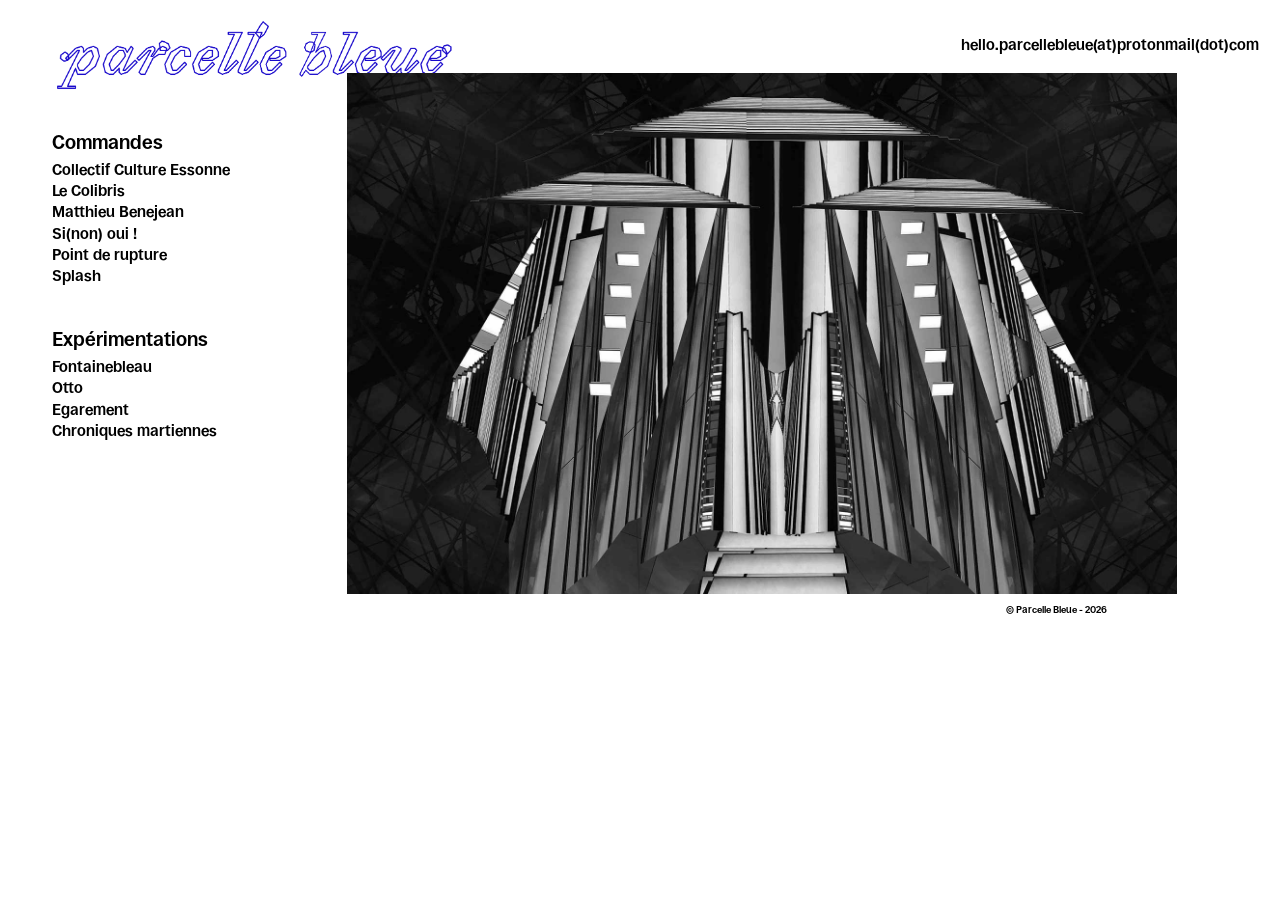
<file: index.html>
<!DOCTYPE html>
<html lang="fr">
  <head>
    <title>Parcelle Bleue | Portfolio </title>
    <meta charset="UTF-8">
    <meta name="description" content="Parcelle bleue studio de Design Graphique. Designer Graphique.Print. édition. identité visuelle. illustration. portfolio. portefolio.">
    <meta name="viewport" content="width=device-width, initial-scale=1">
    <meta name="keywords" content="parcelle bleue,design,graphic,graphisme,portfolio,portefolio">
    <meta property="og:title" content="Parcelle bleue | Portfolio">
    <meta property="og:type" content="website">

    <link rel="stylesheet" href="style.css"/>
     <link rel="stylesheet" href="swiper.min.css">
    <link rel="normalize" href="normalize.css"/>
    <style>
    .mySlides {display:none;}
    </style>
    <link href="https://fonts.googleapis.com/css?family=Arimo:400,700&display=swap" rel="stylesheet"> 
    <link href="https://fonts.googleapis.com/css?family=Arima+Madurai:700&display=swap" rel="stylesheet"> 

 </head>

    <body>
          
      <header> 

            <div id="logo">
             <a href="index.html" alt="Accueil"><img class="presentation" src="img/logo_final_simple.png" alt="logo"/><figcaption> Parcelle Bleue</figcaption></a>
          </div>

        
        <nav>
            <ul >
                <li> <a id="mail" target="_blank" href="mailto:hello.parcellebleue@protonmail.com">hello.parcellebleue(at)protonmail(dot)com</a> </li>
                <li> <a href="apropos.html" alt="à propos"> À propos </a> </li>
            </ul>
          </nav>
    
      </header>



  <!-- PARTIE MENU DEROULANT -->

    
    <section class="principale">

      <!-- 
███████╗██╗     ██╗██████╗ ███████╗██████╗ ███████╗
██╔════╝██║     ██║██╔══██╗██╔════╝██╔══██╗██╔════╝
███████╗██║     ██║██║  ██║█████╗  ██████╔╝███████╗
╚════██║██║     ██║██║  ██║██╔══╝  ██╔══██╗╚════██║
███████║███████╗██║██████╔╝███████╗██║  ██║███████║
╚══════╝╚══════╝╚═╝╚═════╝ ╚══════╝╚═╝  ╚═╝╚══════╝

 -->
  
 <div class="swiper-container">
    <div class="swiper-wrapper">

      <div class="swiper-slide"><img class="swiper-slide-img" src="img/slider/slide1.jpg" alt="parcelle bleue"></div>
      <div class="swiper-slide"><img class="swiper-slide-img" src="img/slider/slide2.jpg" alt="parcelle bleue"></div>
      <div class="swiper-slide"><img class="swiper-slide-img" src="img/slider/slide3.jpg" alt="parcelle bleue"></div>
      <div class="swiper-slide"><img class="swiper-slide-img" src="img/slider/slide4.jpg" alt="parcelle bleue"></div>
      <div class="swiper-slide"><img class="swiper-slide-img" src="img/slider/slide5.jpg" alt="parcelle bleue"></div>
      <div class="swiper-slide"><img class="swiper-slide-img" src="img/slider/slide6.jpg" alt="parcelle bleue"></div>
      <div class="swiper-slide"><img class="swiper-slide-img" src="img/slider/slide7.jpg" alt="parcelle bleue"></div>
      <div class="swiper-slide"><img class="swiper-slide-img" src="img/slider/slide8.jpg" alt="parcelle bleue"></div>
      <div class="swiper-slide"><img class="swiper-slide-img" src="img/slider/slide9.jpg" alt="parcelle bleue"></div>


    </div>
    
    <!-- Add Arrows -->
    <div class="swiper-button-next"></div>
    <div class="swiper-button-prev"></div>
  </div>

  <!-- Swiper JS -->
  <script src="swiper.min.js"></script>

  <!-- Initialize Swiper -->
  <script>
    var swiper = new Swiper('.swiper-container', {
      slidesPerView: 1,
      spaceBetween: 2,
      loop: true,
      navigation: {
        nextEl: '.swiper-button-next',
        prevEl: '.swiper-button-prev',
      },
    });
  </script>

<!-- 

 ██████╗ ██████╗ ██████╗ ██████╗ ███████╗
██╔════╝██╔═══██╗██╔══██╗██╔══██╗██╔════╝
██║     ██║   ██║██████╔╝██████╔╝███████╗
██║     ██║   ██║██╔══██╗██╔═══╝ ╚════██║
╚██████╗╚██████╔╝██║  ██║██║     ███████║
 ╚═════╝ ╚═════╝ ╚═╝  ╚═╝╚═╝     ╚══════╝

 -->


          <div class="presentations">

                 <div class="sommaire"> 
                 	
                 	<div class="sommaire__graphisme"> 
                 		<ul>
                 	  		<h2>Commandes </h2>
                 	  		<li> <a href="collectifcultureessonne.html" alt="Collectif Culture Essonne"> Collectif Culture Essonne</a></li>
                 	  		<li> <a href="lecolibris.html" alt="Le Colibris"> Le Colibris </a></li>
                 	  		<li> <a href="matthieubenejean.html" alt="Matthieu Benejean"> Matthieu Benejean </a></li>
                 	  		
                 	  		<li> <a href="sinonoui.html" alt="Si(non) oui !">  Si(non) oui ! </a></li>
                 	  		<li> <a href="pointderupture.html" alt="Point de rupture"> Point de rupture </a></li>
                        <li> <a href="splash.html" alt="Splash"> Splash </a></li>
                        
                    </br></br>
                      <h2>Expérimentations</h2>
                       <li> <a href="fontainebleau.html" alt="Fontainebleau"> Fontainebleau </a></li>
                      <li> <a href="otto.html" alt="Otto"> Otto </a></li> 
                      <li> <a href="egarement.html" alt="Egarement"> Egarement </a></li>
                      <li> <a href="chroniquesmartiennes.html" alt="Chroniques martiennes"> Chroniques martiennes</a> </li>
                    	</ul>

                    </div> <!--fermeture graphisme -->

  


    </section>


     <footer> 
       
        <p> © Parcelle Bleue - 2026 </p>
     
     </footer>

</body> 


</html>
</file>
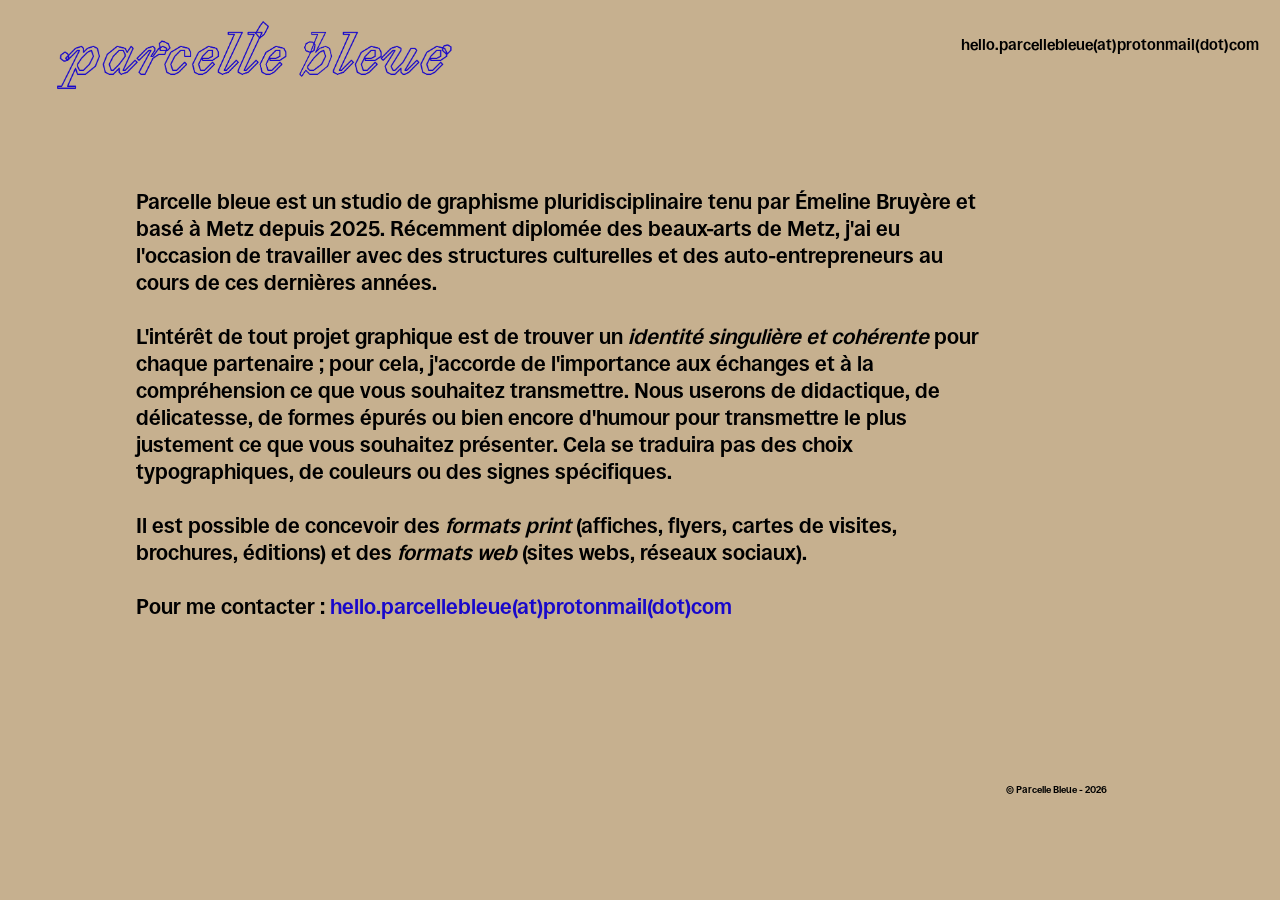
<file: apropos.html>
<!DOCTYPE html>
<html lang="fr">
  <head>
    <title>Parcelle Bleue | Portfolio </title>
    <meta charset="UTF-8">
    <meta name="description" content="Parcelle Bleue, étudiante en Design Graphique. Designer Graphique. Multimedia. illustration">
    <meta name="viewport" content="width=device-width, initial-scale=1">
    <meta name="keywords" content="parcelle bleue,design,graphic,graphisme,portfolio,portefolio">
    <meta property="og:title" content="Parcelle Bleue | Portfolio">
    <meta property="og:type" content="website">

    <link rel="stylesheet" href="style.css"/>
    <link rel="normalize" href="normalize.css"/>
    <style>
    .mySlides {display:none;}
    </style>
    <link href="https://fonts.googleapis.com/css?family=Arimo:400,700&display=swap" rel="stylesheet"> 
    <link href="https://fonts.googleapis.com/css?family=Arima+Madurai:700&display=swap" rel="stylesheet"> 

 </head>

    <body id="apropos">
          
      <header> 

          <div id="logo">
             <a href="index.html" alt="Accueil"><img class="presentation" src="img/logo_final_simple.png" alt="logo"/><figcaption> Parcelle Bleue</figcaption></a>
          </div>

        
        <nav>
            <ul >
                <li> <a id="mail" target="_blank" href="mailto:hello.parcellebleue@protonmail.com">hello.parcellebleue(at)protonmail(dot)com</a> </li>
                <li> <a href="apropos.html" alt="à propos"> À propos </a> </li>
            </ul>
          </nav>
    
      </header>


    
    

<!-- 
    ██████╗ ██████╗  ██████╗ ██████╗  ██████╗ ███████╗
    ██╔══██╗██╔══██╗██╔═══██╗██╔══██╗██╔═══██╗██╔════╝
    ██████╔╝██████╔╝██║   ██║██████╔╝██║   ██║███████╗
    ██╔═══╝ ██╔══██╗██║   ██║██╔═══╝ ██║   ██║╚════██║
    ██║     ██║  ██║╚██████╔╝██║     ╚██████╔╝███████║
    ╚═╝     ╚═╝  ╚═╝ ╚═════╝ ╚═╝      ╚═════╝ ╚══════╝
 -->

 <section class="apropos">
  
 <div class="apropos__div">

  <p class="apropos__texte">  
Parcelle bleue est un studio de graphisme pluridisciplinaire 
tenu par Émeline Bruyère et basé à Metz depuis 2025. 
Récemment diplomée des beaux-arts de Metz, j'ai eu l'occasion de travailler avec 
des structures culturelles et des auto-entrepreneurs au cours de ces dernières années.
</br></br>
L'intérêt de tout projet graphique est de trouver un <i>identité singulière et cohérente</i> pour 
chaque partenaire ; pour cela, j'accorde de l'importance aux échanges et à la compréhension 
ce que vous souhaitez transmettre. Nous userons de didactique, de délicatesse, de formes 
épurés ou bien encore d'humour pour transmettre le plus justement ce que vous souhaitez 
présenter. Cela se traduira pas des choix typographiques, de couleurs ou des signes spécifiques.

</br></br>
Il est possible de concevoir des <i>formats print</i> (affiches, flyers, cartes de visites, brochures, éditions)
et des <i>formats web</i> (sites webs, réseaux sociaux). 

</br></br>
Pour me contacter :<strong><a id="mail2" target="_blank" href="mailto:hello.parcellebleue@protonmail.com"> hello.parcellebleue(at)protonmail(dot)com </a></strong> </p>

    </div>
    
    <!-- Add Arrows -->
  

    </section>


     <footer> 
       
        <p>© Parcelle Bleue - 2026 </p>
     
     </footer>

</body> 


</html>
</file>
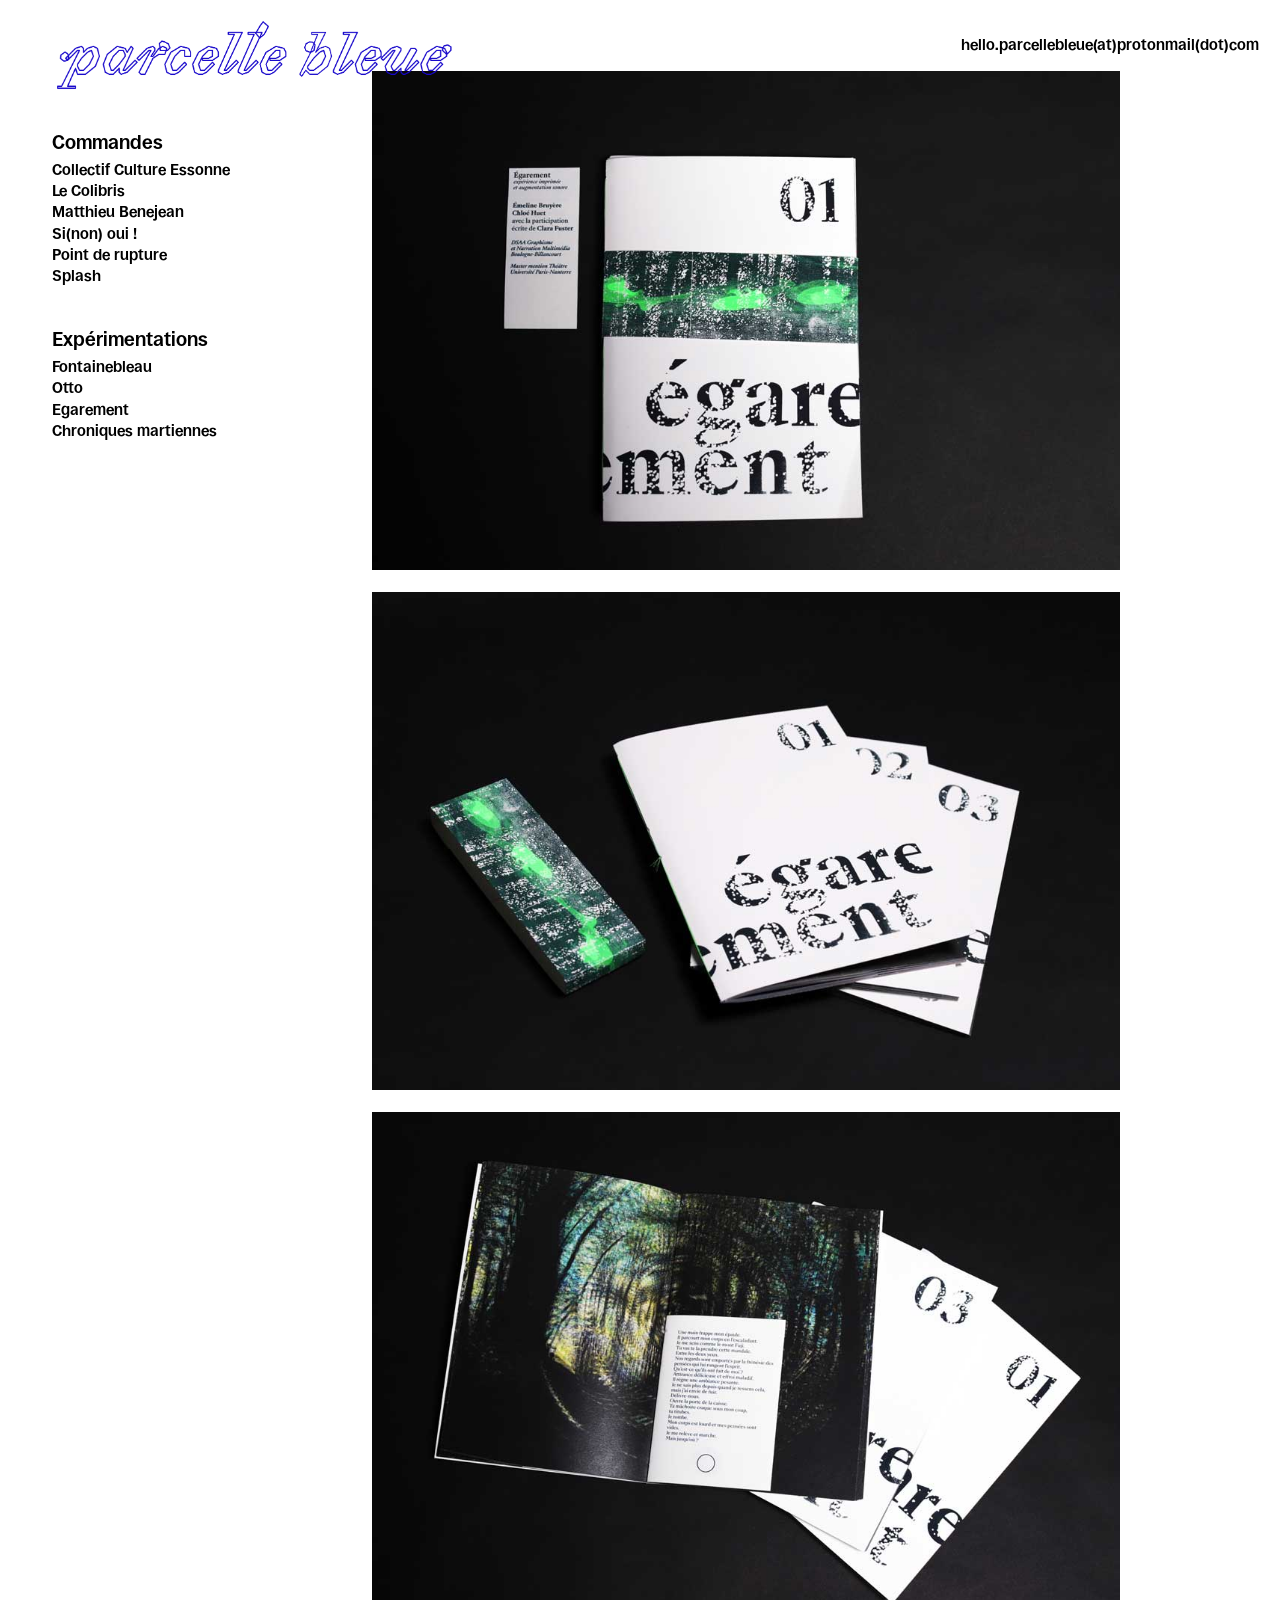
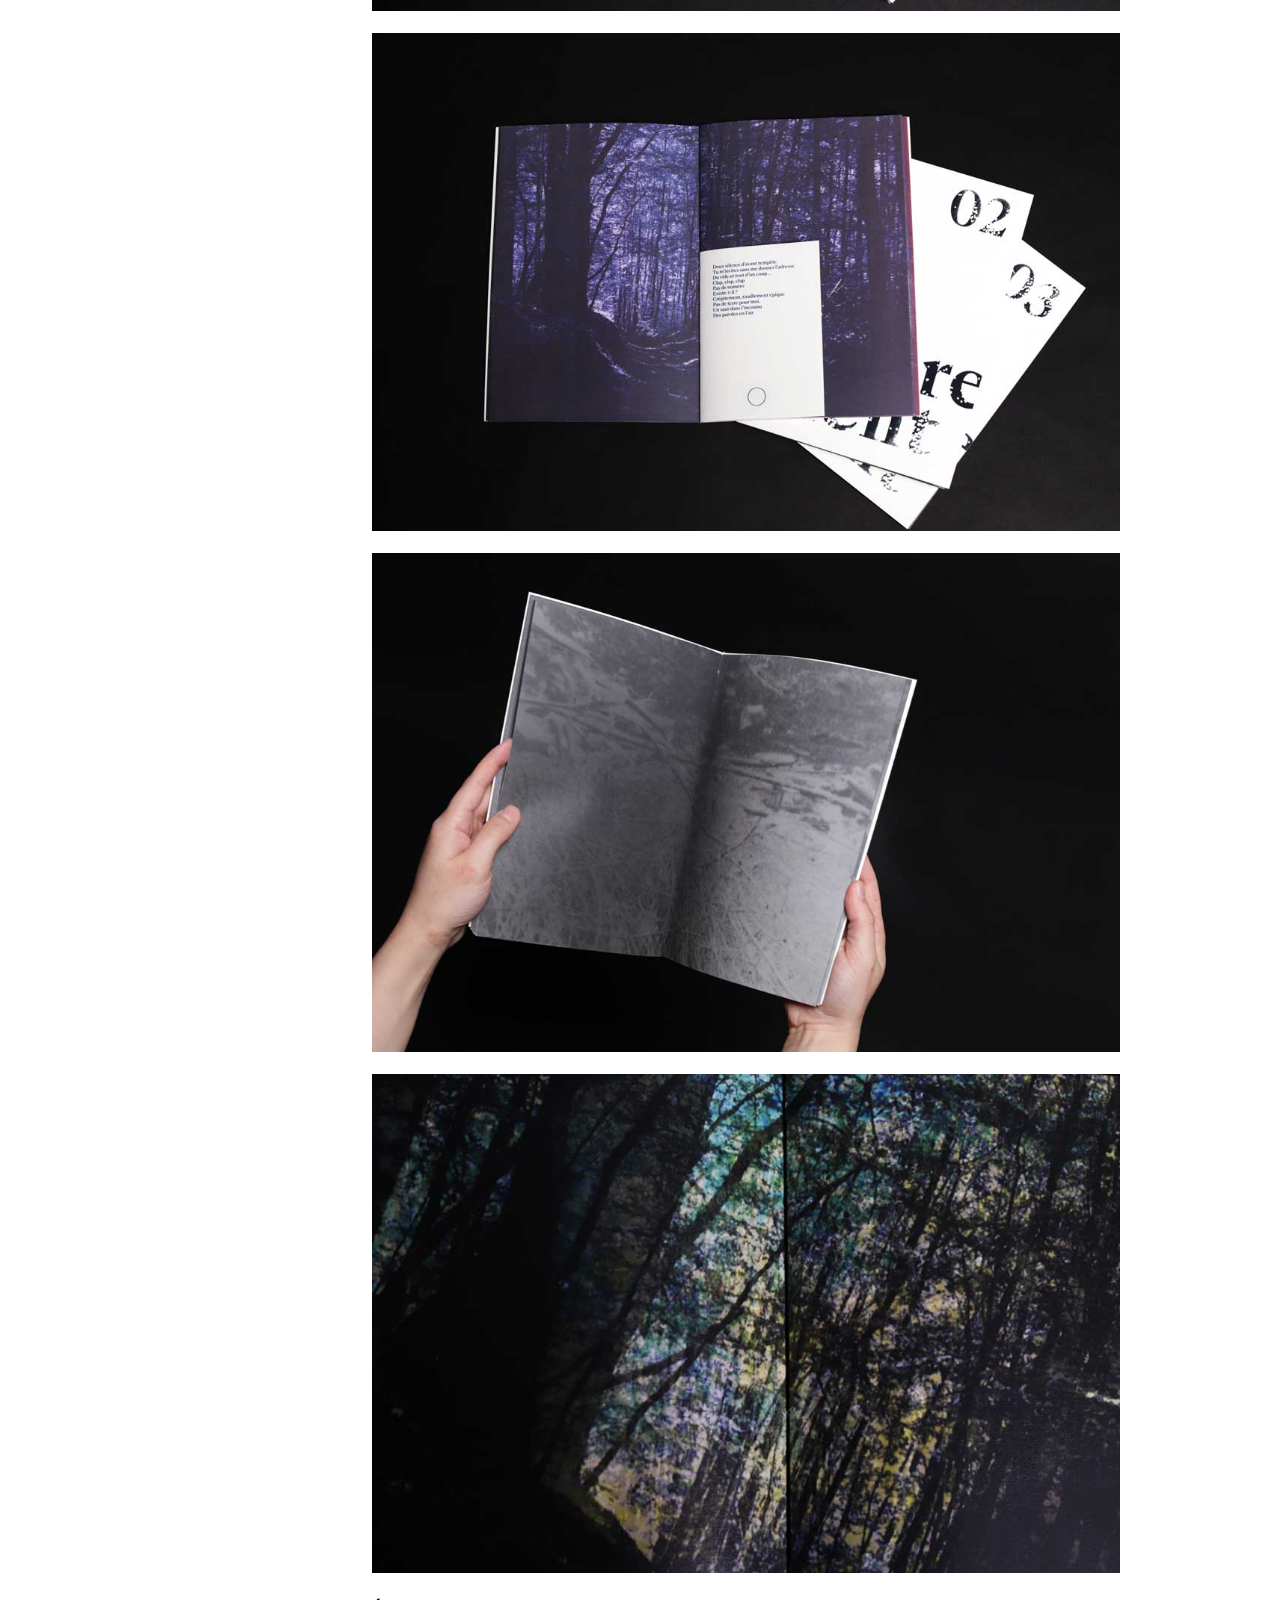
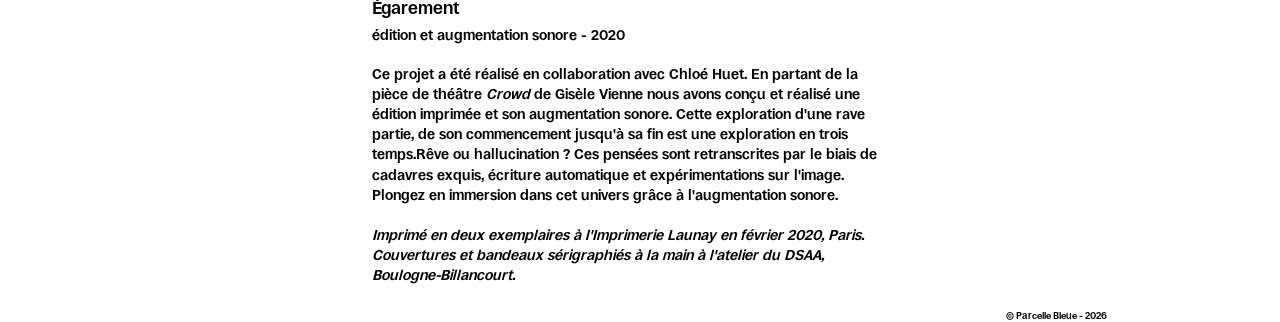
<file: egarement.html>
<!DOCTYPE html>
<html lang="fr">
   <head>
    <title>Parcelle Bleue | Portfolio </title>
    <meta charset="UTF-8">
    <meta name="description" content="Parcelle bleue studio de Design Graphique. Designer Graphique.Print. édition. identité visuelle. illustration. portfolio. portefolio.">
    <meta name="viewport" content="width=device-width, initial-scale=1">
    <meta name="keywords" content="parcelle bleue,design,graphic,graphisme,portfolio,portefolio">
    <meta property="og:title" content="Parcelle bleue | Portfolio">
    <meta property="og:type" content="website">

    <link rel="stylesheet" href="style.css"/>
     <link rel="stylesheet" href="swiper.min.css">
    <link rel="normalize" href="normalize.css"/>
    <style>
    .mySlides {display:none;}
    </style>
    <link href="https://fonts.googleapis.com/css?family=Arimo:400,700&display=swap" rel="stylesheet"> 
    <link href="https://fonts.googleapis.com/css?family=Arima+Madurai:700&display=swap" rel="stylesheet"> 

 </head>

    <body>
          
      <header> 

            <div id="logo">
             <a href="index.html" alt="Accueil"><img class="presentation" src="img/logo_final_simple.png" alt="logo"/><figcaption> Parcelle Bleue</figcaption></a>
          </div>

        
        <nav>
            <ul >
                <li> <a id="mail" target="_blank" href="mailto:hello.parcellebleue@protonmail.com">hello.parcellebleue(at)protonmail(dot)com</a> </li>
                <li> <a href="apropos.html" alt="à propos"> À propos </a> </li>
            </ul>
          </nav>
    
      </header>

<!-- 
██████╗ ██████╗  ██████╗      ██╗███████╗████████╗
██╔══██╗██╔══██╗██╔═══██╗     ██║██╔════╝╚══██╔══╝
██████╔╝██████╔╝██║   ██║     ██║█████╗     ██║   
██╔═══╝ ██╔══██╗██║   ██║██   ██║██╔══╝     ██║   
██║     ██║  ██║╚██████╔╝╚█████╔╝███████╗   ██║   
╚═╝     ╚═╝  ╚═╝ ╚═════╝  ╚════╝ ╚══════╝   ╚═╝   
  

 -->


 <div class="projet">

   <img class="projet__img" src="img/GV_5.jpg" alt="égarement"/><figcaption> Emeline Bruyère</figcaption>
   <img class="projet__img" src="img/GV_7.jpg" alt="égarement"/><figcaption> Emeline Bruyère</figcaption>
   <img class="projet__img" src="img/GV_9.jpg" alt="égarement"/><figcaption> Emeline Bruyère</figcaption>
   <img class="projet__img" src="img/GV_8.jpg" alt="égarement"/><figcaption> Emeline Bruyère</figcaption>
   <img class="projet__img" src="img/GV_13.jpg" alt="égarement"/><figcaption> Emeline Bruyère</figcaption>
   <img class="projet__img" src="img/GV_11.jpg" alt="égarement"/><figcaption> Emeline Bruyère</figcaption>


   
 <h3>Égarement</h3><h4>édition et augmentation sonore - 
2020</h4>
  <p class="projet__texte"> Ce projet a été réalisé en collaboration 
    avec <a href="http://chloehuet.com/index.html" alt="Chloé Huet" target="_BLANK"> Chloé Huet</a>.
     En partant de la pièce de théâtre <i>Crowd</i> de Gisèle Vienne 
     nous avons conçu et réalisé une édition imprimée et son augmentation 
     sonore. Cette exploration d'une rave partie, de son commencement 
     jusqu'à sa fin est une exploration en trois temps.Rêve ou hallucination ? 
     Ces pensées sont retranscrites par le biais de cadavres exquis, écriture 
     automatique et expérimentations sur l'image. Plongez en immersion dans 
     cet univers grâce à l'augmentation sonore.</br></br><i>Imprimé en 
      deux exemplaires à l'Imprimerie Launay en février 2020, Paris. 
      Couvertures et bandeaux sérigraphiés à la main à l'atelier du DSAA, 
      Boulogne-Billancourt. </i></p>

    </div>


<!-- 
███████╗ ██████╗ ███╗   ███╗
██╔════╝██╔═══██╗████╗ ████║
███████╗██║   ██║██╔████╔██║
╚════██║██║   ██║██║╚██╔╝██║
███████║╚██████╔╝██║ ╚═╝ ██║
╚══════╝ ╚═════╝ ╚═╝     ╚═╝
 -->


  <!-- PARTIE MENU SOMMAIRE -->

    
    <section class="principale">

          <div class="presentations">

                 <div class="sommaire"> 
                  
                  <div class="sommaire__graphisme"> 
                    	<ul>
                 	  		<h2>Commandes </h2>
                 	  		<li> <a href="collectifcultureessonne.html" alt="Collectif Culture Essonne"> Collectif Culture Essonne</a></li>
                 	  		<li> <a href="lecolibris.html" alt="Le Colibris"> Le Colibris </a></li>
                 	  		<li> <a href="matthieubenejean.html" alt="Matthieu Benejean"> Matthieu Benejean </a></li>
                 	  		<li> <a href="sinonoui.html" alt="Si(non) oui !">  Si(non) oui ! </a></li>
                 	  		<li> <a href="pointderupture.html" alt="Point de rupture"> Point de rupture </a></li>
                        <li> <a href="splash.html" alt="Splash"> Splash </a></li>
                        
                    </br></br>
                      <h2>Expérimentations</h2>
                       <li> <a href="fontainebleau.html" alt="Fontainebleau"> Fontainebleau </a></li>
                      <li> <a href="otto.html" alt="Otto"> Otto </a></li> 
                      <li> <a href="egarement.html" alt="Egarement"> Egarement </a></li>
                      <li> <a href="chroniquesmartiennes.html" alt="Chroniques martiennes"> Chroniques martiennes</a> </li>
                    	</ul>

                  </div> <!--fermeture graphisme -->
 
                </div> <!-- fermeture de sommaire -->

          </div> <!-- fermeture de presentation -->


    
    <!-- Add Arrows -->

    </section>


     <footer> 
       
           <p> © Parcelle Bleue - 2026 </p>
     
     </footer>

</body> 


</html>
</file>
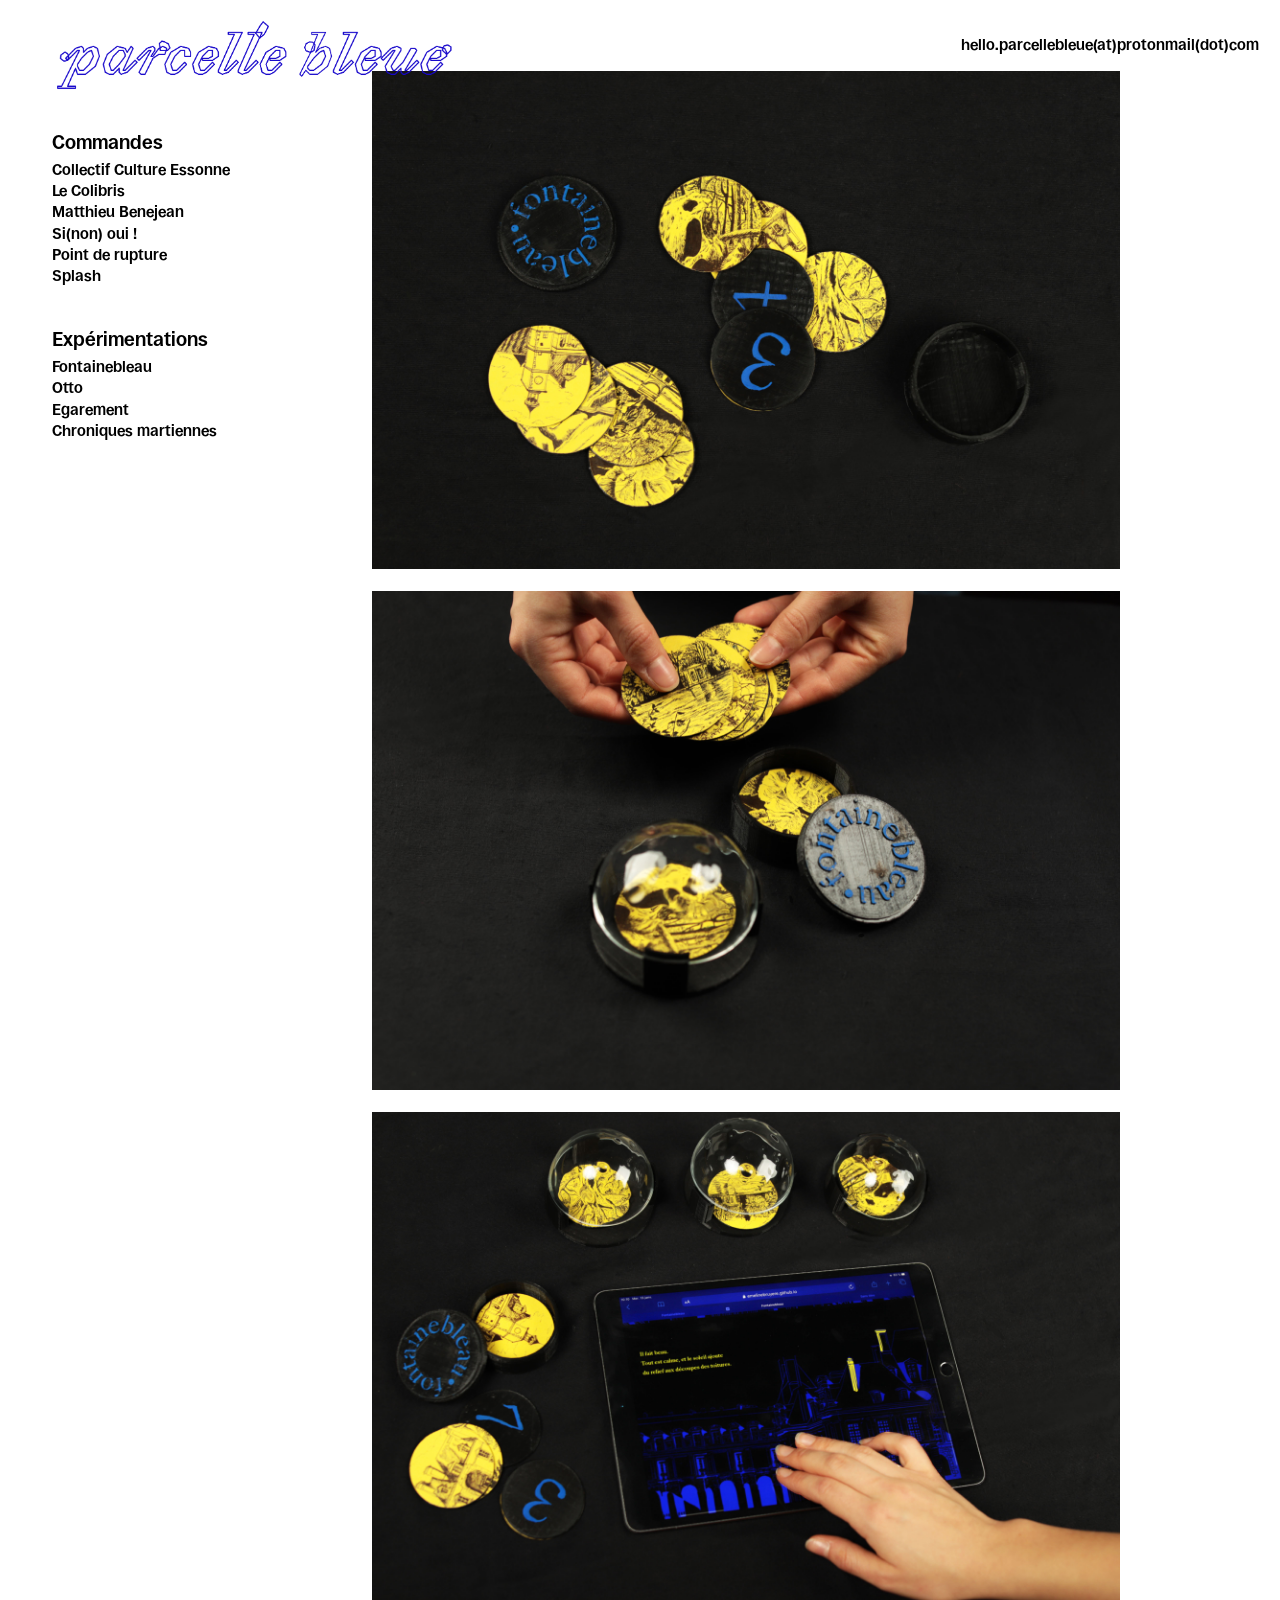
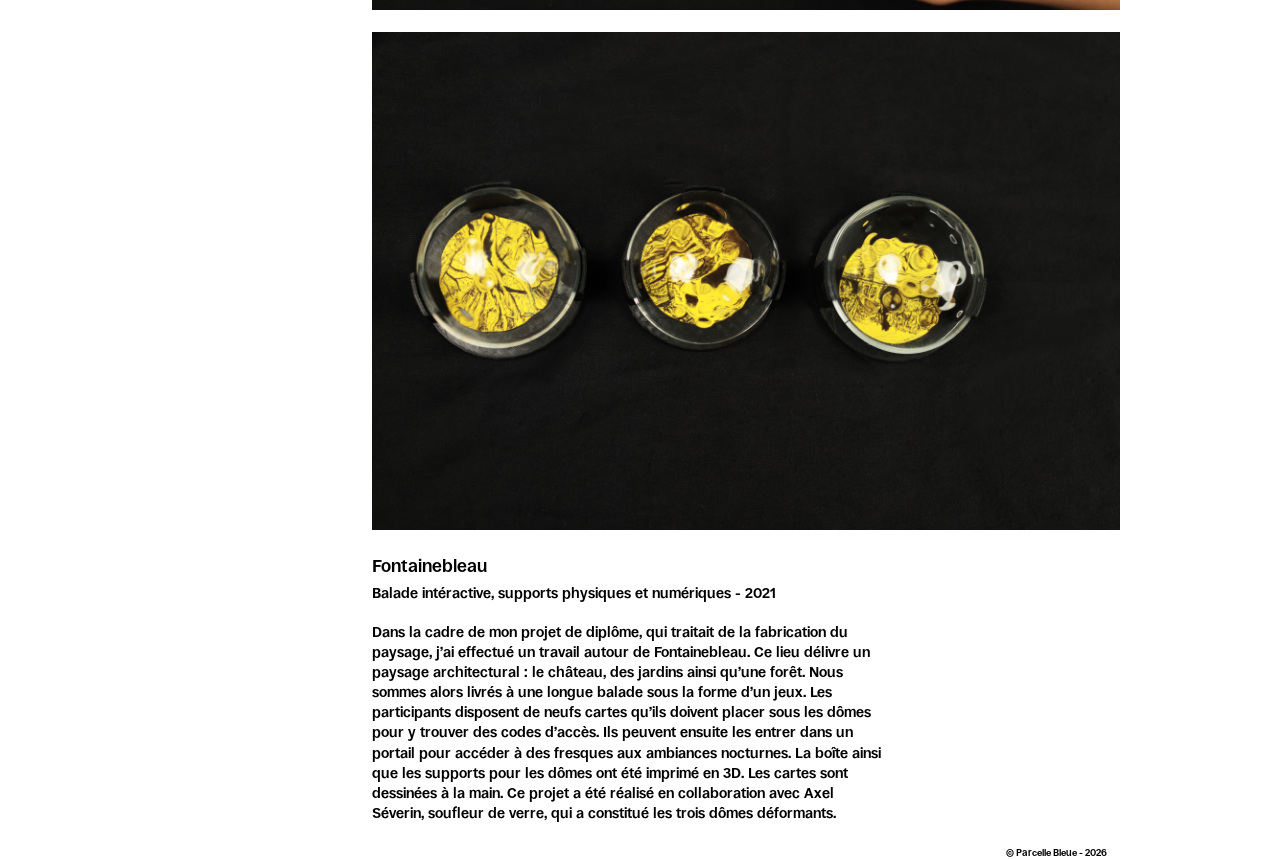
<file: fontainebleau.html>
<!DOCTYPE html>
<html lang="fr">
  <head>
    <title>Parcelle Bleue | Portfolio </title>
    <meta charset="UTF-8">
    <meta name="description" content="Parcelle bleue studio de Design Graphique. Designer Graphique.Print. édition. identité visuelle. illustration. portfolio. portefolio.">
    <meta name="viewport" content="width=device-width, initial-scale=1">
    <meta name="keywords" content="parcelle bleue,design,graphic,graphisme,portfolio,portefolio">
    <meta property="og:title" content="Parcelle bleue | Portfolio">
    <meta property="og:type" content="website">

    <link rel="stylesheet" href="style.css"/>
     <link rel="stylesheet" href="swiper.min.css">
    <link rel="normalize" href="normalize.css"/>
    <style>
    .mySlides {display:none;}
    </style>
    <link href="https://fonts.googleapis.com/css?family=Arimo:400,700&display=swap" rel="stylesheet"> 
    <link href="https://fonts.googleapis.com/css?family=Arima+Madurai:700&display=swap" rel="stylesheet"> 

 </head>

    <body>
          
      <header> 

            <div id="logo">
             <a href="index.html" alt="Accueil"><img class="presentation" src="img/logo_final_simple.png" alt="logo"/><figcaption> Parcelle Bleue</figcaption></a>
          </div>

        
        <nav>
            <ul >
                <li> <a id="mail" target="_blank" href="mailto:hello.parcellebleue@protonmail.com">hello.parcellebleue(at)protonmail(dot)com</a> </li>
                <li> <a href="apropos.html" alt="à propos"> À propos </a> </li>
            </ul>
          </nav>
    
      </header>

<!-- 
██████╗ ██████╗  ██████╗      ██╗███████╗████████╗
██╔══██╗██╔══██╗██╔═══██╗     ██║██╔════╝╚══██╔══╝
██████╔╝██████╔╝██║   ██║     ██║█████╗     ██║   
██╔═══╝ ██╔══██╗██║   ██║██   ██║██╔══╝     ██║   
██║     ██║  ██║╚██████╔╝╚█████╔╝███████╗   ██║   
╚═╝     ╚═╝  ╚═╝ ╚═════╝  ╚════╝ ╚══════╝   ╚═╝   
  

 -->


 <div class="projet">

   <img class="projet__img" src="img/fontainebleau1.jpg" alt="Fontainebleau"/><figcaption> Parcelle Bleue</figcaption>
   <img class="projet__img" src="img/fontainebleau2.jpg" alt="Fontainebleau"/><figcaption> Parcelle Bleue</figcaption>
   <img class="projet__img" src="img/fontainebleau5.jpg" alt="Fontainebleau"/><figcaption> Parcelle Bleue</figcaption>
   <img class="projet__img" src="img/fontainebleau6.jpg" alt="Fontainebleau"/><figcaption> Parcelle Bleue</figcaption>


    <h3>Fontainebleau</h3><h4>Balade intéractive, supports physiques et numériques -
2021</h4>
  <p class="projet__texte"> 
Dans la cadre de mon projet de diplôme, qui traitait 
de la fabrication du paysage, j’ai effectué un travail 
autour de Fontainebleau. Ce lieu délivre un paysage architectural : 
le château, des jardins ainsi qu’une forêt. Nous sommes alors livrés 
à une longue balade sous la forme d’un jeux. Les participants disposent 
de neufs cartes qu’ils doivent placer sous les dômes pour y trouver 
des codes d’accès. Ils peuvent ensuite les entrer dans un portail 
pour accéder à des fresques aux ambiances nocturnes.

La boîte ainsi que les supports pour les dômes ont été imprimé en 3D. 
Les cartes sont dessinées à la main.
Ce projet a été réalisé en collaboration avec Axel Séverin, soufleur 
de verre, qui a constitué les trois dômes déformants. </p>

</div>


<!-- 
███████╗ ██████╗ ███╗   ███╗
██╔════╝██╔═══██╗████╗ ████║
███████╗██║   ██║██╔████╔██║
╚════██║██║   ██║██║╚██╔╝██║
███████║╚██████╔╝██║ ╚═╝ ██║
╚══════╝ ╚═════╝ ╚═╝     ╚═╝
 -->


  <!-- PARTIE MENU SOMMAIRE -->

    
    <section class="principale">

          <div class="presentations">

                 <div class="sommaire"> 
                  
                  <div class="sommaire__graphisme"> 
                    	<ul>
                 	  		<h2>Commandes </h2>
                 	  		<li> <a href="collectifcultureessonne.html" alt="Collectif Culture Essonne"> Collectif Culture Essonne</a></li>
                 	  		<li> <a href="lecolibris.html" alt="Le Colibris"> Le Colibris </a></li>
                 	  		<li> <a href="matthieubenejean.html" alt="Matthieu Benejean"> Matthieu Benejean </a></li>
                 	  		<li> <a href="sinonoui.html" alt="Si(non) oui !">  Si(non) oui ! </a></li>
                 	  		<li> <a href="pointderupture.html" alt="Point de rupture"> Point de rupture </a></li>
                        <li> <a href="splash.html" alt="Splash"> Splash </a></li>
                        
                    </br></br>
                      <h2>Expérimentations</h2>
                       <li> <a href="fontainebleau.html" alt="Fontainebleau"> Fontainebleau </a></li>
                      <li> <a href="otto.html" alt="Otto"> Otto </a></li> 
                      <li> <a href="egarement.html" alt="Egarement"> Egarement </a></li>
                      <li> <a href="chroniquesmartiennes.html" alt="Chroniques martiennes"> Chroniques martiennes</a> </li>
                    	</ul>

                  </div> <!--fermeture graphisme -->

 
                </div> <!-- fermeture de sommaire -->

          </div> <!-- fermeture de presentation -->


    
    <!-- Add Arrows -->

    </section>


     <footer> 
       
           <p> © Parcelle Bleue - 2026 </p>
     
     </footer>

</body> 


</html>
</file>
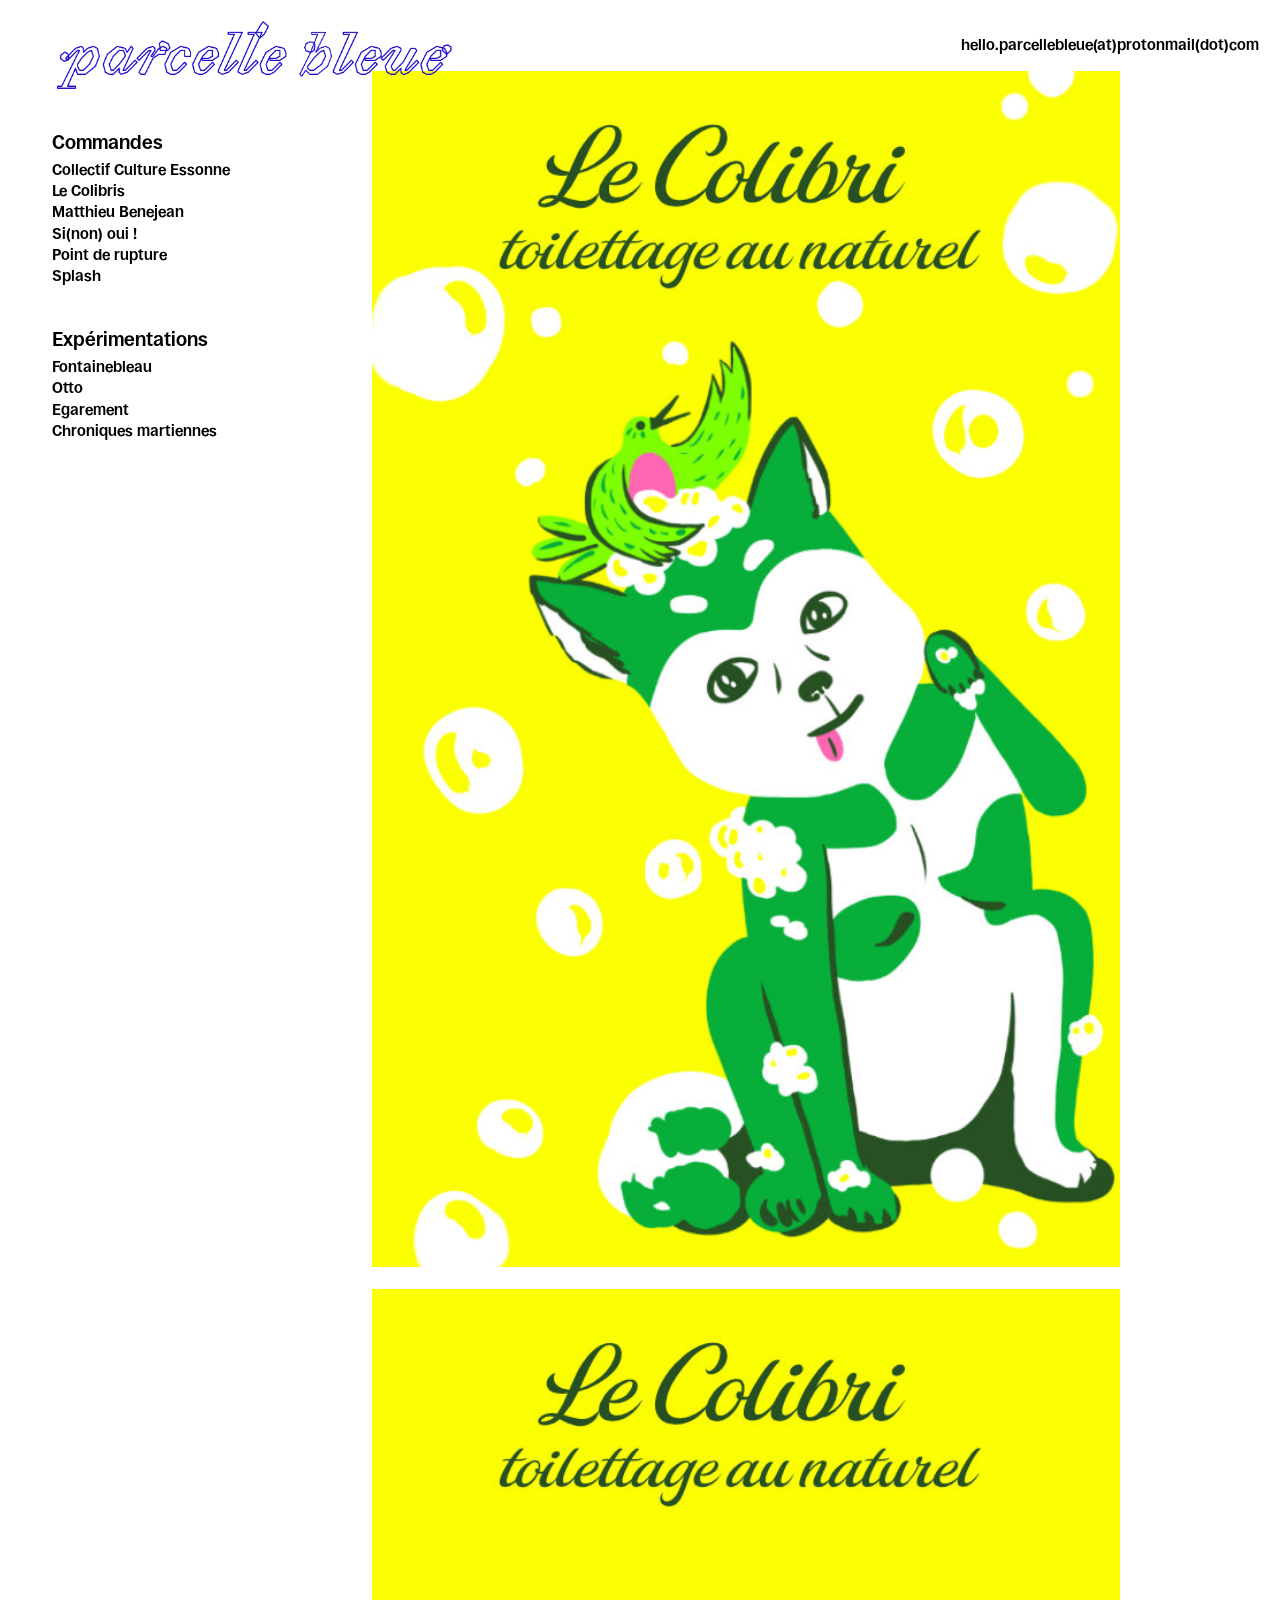
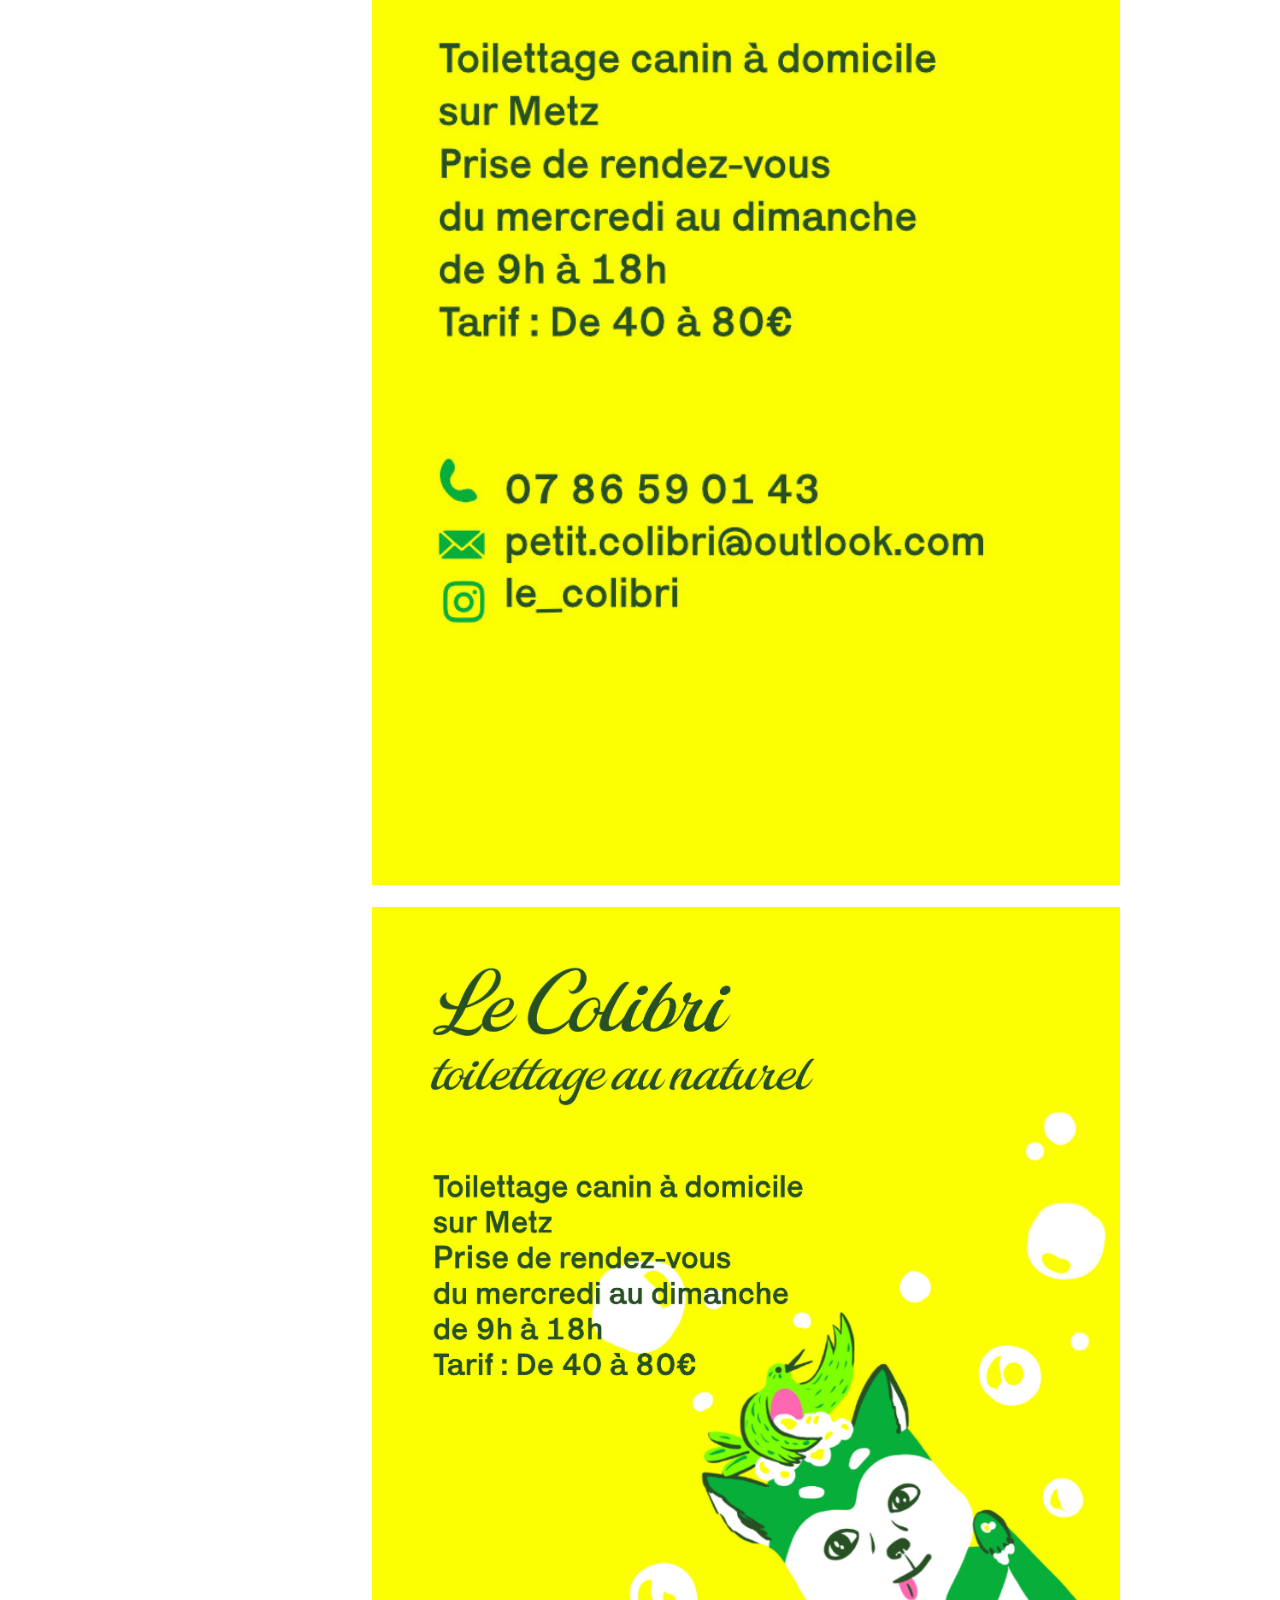
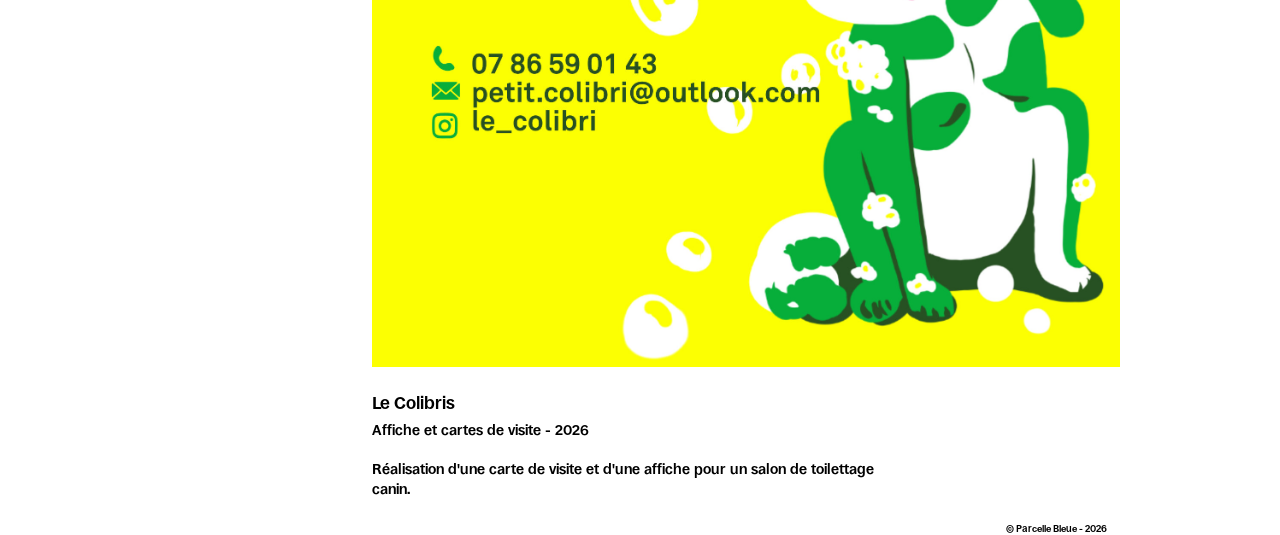
<file: lecolibris.html>
<!DOCTYPE html>
<html lang="fr">
    <head>
    <title>Parcelle Bleue | Portfolio </title>
    <meta charset="UTF-8">
    <meta name="description" content="Parcelle bleue studio de Design Graphique. Designer Graphique.Print. édition. identité visuelle. illustration. portfolio. portefolio.">
    <meta name="viewport" content="width=device-width, initial-scale=1">
    <meta name="keywords" content="parcelle bleue,design,graphic,graphisme,portfolio,portefolio">
    <meta property="og:title" content="Parcelle bleue | Portfolio">
    <meta property="og:type" content="website">

    <link rel="stylesheet" href="style.css"/>
     <link rel="stylesheet" href="swiper.min.css">
    <link rel="normalize" href="normalize.css"/>
    <style>
    .mySlides {display:none;}
    </style>
    <link href="https://fonts.googleapis.com/css?family=Arimo:400,700&display=swap" rel="stylesheet"> 
    <link href="https://fonts.googleapis.com/css?family=Arima+Madurai:700&display=swap" rel="stylesheet"> 

 </head>

    <body>
          
      <header> 

          <div id="logo">
             <a href="index.html" alt="Accueil"><img class="presentation" src="img/logo_final_simple.png" alt="logo"/><figcaption> Parcelle Bleue</figcaption></a>
          </div>

        
        <nav>
            <ul >
                <li> <a id="mail" target="_blank" href="mailto:hello.parcellebleue@protonmail.com">hello.parcellebleue(at)protonmail(dot)com</a> </li>
                <li> <a href="apropos.html" alt="à propos"> À propos </a> </li>
            </ul>
          </nav>
    
      </header>

<!-- 

██████╗ ██████╗  ██████╗      ██╗███████╗████████╗
██╔══██╗██╔══██╗██╔═══██╗     ██║██╔════╝╚══██╔══╝
██████╔╝██████╔╝██║   ██║     ██║█████╗     ██║   
██╔═══╝ ██╔══██╗██║   ██║██   ██║██╔══╝     ██║   
██║     ██║  ██║╚██████╔╝╚█████╔╝███████╗   ██║   
╚═╝     ╚═╝  ╚═╝ ╚═════╝  ╚════╝ ╚══════╝   ╚═╝   
  
 -->

<div class="projet">

    <img class="projet__img" src="img/colibris1.jpg" alt="colibris"/><figcaption> Parcelle Bleue</figcaption>
    <img class="projet__img" src="img/colibris2.jpg" alt="colibris"/><figcaption> Parcelle Bleue</figcaption>
     <img class="projet__img" src="img/colibris3.jpg" alt="colibris"/><figcaption> Parcelle Bleue</figcaption>
     
 <h3>Le Colibris</h3><h4>Affiche et cartes de visite - 2026</h4>
  <p class="projet__texte"> 
Réalisation d'une carte de visite et d'une affiche pour 
un salon de toilettage canin. </p>
    </div>


<!-- 
███████╗ ██████╗ ███╗   ███╗
██╔════╝██╔═══██╗████╗ ████║
███████╗██║   ██║██╔████╔██║
╚════██║██║   ██║██║╚██╔╝██║
███████║╚██████╔╝██║ ╚═╝ ██║
╚══════╝ ╚═════╝ ╚═╝     ╚═╝
 -->    
  


  <!-- PARTIE MENU SOMMAIRE -->

    
    <section class="principale">

          <div class="presentations">

                 <div class="sommaire"> 
                  
                  <div class="sommaire__graphisme"> 
                    	<ul>
                 	  		<h2>Commandes </h2>
                 	  		<li> <a href="collectifcultureessonne.html" alt="Collectif Culture Essonne"> Collectif Culture Essonne</a></li>
                 	  		<li> <a href="lecolibris.html" alt="Le Colibris"> Le Colibris </a></li>
                 	  		<li> <a href="matthieubenejean.html" alt="Matthieu Benejean"> Matthieu Benejean </a></li>
                 	  		
                 	  		<li> <a href="sinonoui.html" alt="Si(non) oui !">  Si(non) oui ! </a></li>
                 	  		<li> <a href="pointderupture.html" alt="Point de rupture"> Point de rupture </a></li>
                        <li> <a href="splash.html" alt="Splash"> Splash </a></li>
                        
                    </br></br>
                      <h2>Expérimentations</h2>
                       <li> <a href="fontainebleau.html" alt="Fontainebleau"> Fontainebleau </a></li>
                      <li> <a href="otto.html" alt="Otto"> Otto </a></li> 
                      <li> <a href="egarement.html" alt="Egarement"> Egarement </a></li>
                      <li> <a href="chroniquesmartiennes.html" alt="Chroniques martiennes"> Chroniques martiennes</a> </li>
                    	</ul>

                    </div> <!--fermeture graphisme -->
 
                </div> <!-- fermeture de sommaire -->

          </div> <!-- fermeture de presentation -->
  
 
  
    </section>


     <footer> 
       
           <p> © Parcelle Bleue - 2026 </p>
     
     </footer>

</body> 


</html>
</file>
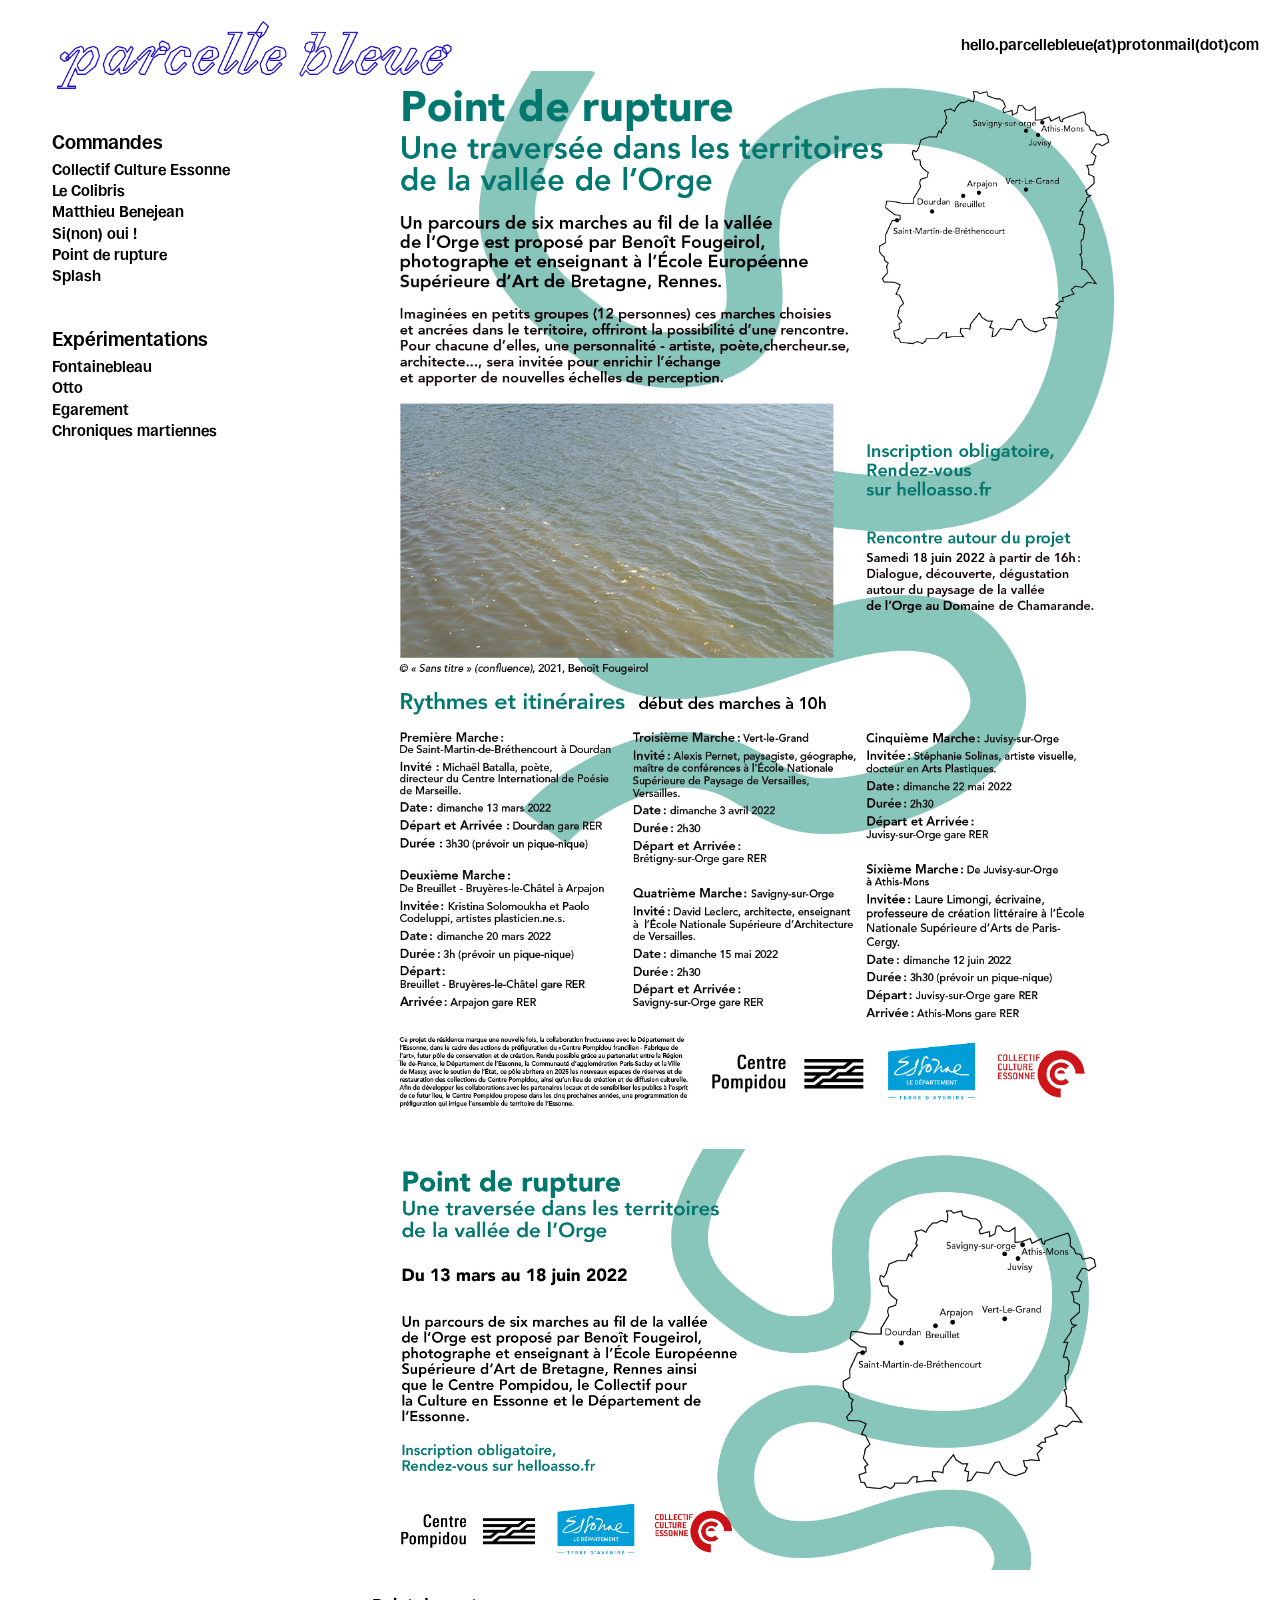
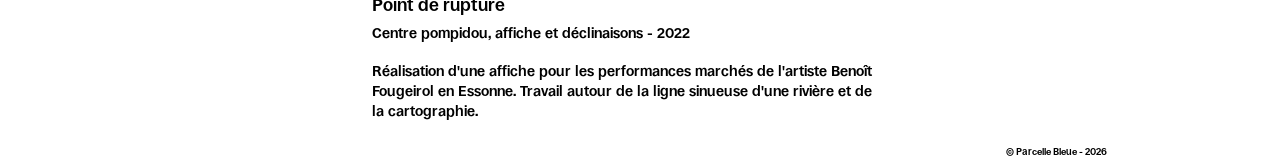
<file: pointderupture.html>
<!DOCTYPE html>
<html lang="fr">
  <head>
    <title>Parcelle Bleue | Portfolio </title>
    <meta charset="UTF-8">
    <meta name="description" content="Parcelle bleue studio de Design Graphique. Designer Graphique.Print. édition. identité visuelle. illustration. portfolio. portefolio.">
    <meta name="viewport" content="width=device-width, initial-scale=1">
    <meta name="keywords" content="parcelle bleue,design,graphic,graphisme,portfolio,portefolio">
    <meta property="og:title" content="Parcelle bleue | Portfolio">
    <meta property="og:type" content="website">

    <link rel="stylesheet" href="style.css"/>
     <link rel="stylesheet" href="swiper.min.css">
    <link rel="normalize" href="normalize.css"/>
    <style>
    .mySlides {display:none;}
    </style>
    <link href="https://fonts.googleapis.com/css?family=Arimo:400,700&display=swap" rel="stylesheet"> 
    <link href="https://fonts.googleapis.com/css?family=Arima+Madurai:700&display=swap" rel="stylesheet"> 

 </head>

    <body>
          
      <header> 

            <div id="logo">
             <a href="index.html" alt="Accueil"><img class="presentation" src="img/logo_final_simple.png" alt="logo"/><figcaption> Parcelle Bleue</figcaption></a>
          </div>

        
        <nav>
            <ul >
                <li> <a id="mail" target="_blank" href="mailto:hello.parcellebleue@protonmail.com">hello.parcellebleue(at)protonmail(dot)com</a> </li>
                <li> <a href="apropos.html" alt="à propos"> À propos </a> </li>
            </ul>
          </nav>
    
      </header>

<!-- 

██████╗ ██████╗  ██████╗      ██╗███████╗████████╗
██╔══██╗██╔══██╗██╔═══██╗     ██║██╔════╝╚══██╔══╝
██████╔╝██████╔╝██║   ██║     ██║█████╗     ██║   
██╔═══╝ ██╔══██╗██║   ██║██   ██║██╔══╝     ██║   
██║     ██║  ██║╚██████╔╝╚█████╔╝███████╗   ██║   
╚═╝     ╚═╝  ╚═╝ ╚═════╝  ╚════╝ ╚══════╝   ╚═╝   
  
 -->


 <div class="projet">

  <img class="projet__img" src="img/marche1.jpg" alt="point de rupture"/><figcaption> Parcelle Bleue</figcaption>
   <img class="projet__img" src="img/marche3.jpg" alt="point de rupture"/><figcaption> Parcelle Bleue</figcaption>




  <h3>Point de rupture</h3><h4>Centre pompidou,
    affiche et déclinaisons - 2022</h4>
  <p class="projet__texte"> 
Réalisation d'une affiche pour les performances marchés de 
l'artiste Benoît Fougeirol en Essonne. Travail autour de la ligne 
sinueuse d'une rivière et de la cartographie.</p>

    </div>

   <!-- 
███████╗ ██████╗ ███╗   ███╗
██╔════╝██╔═══██╗████╗ ████║
███████╗██║   ██║██╔████╔██║
╚════██║██║   ██║██║╚██╔╝██║
███████║╚██████╔╝██║ ╚═╝ ██║
╚══════╝ ╚═════╝ ╚═╝     ╚═╝
 -->    
  


  <!-- PARTIE MENU SOMMAIRE -->

    
    <section class="principale">

          <div class="presentations">

                 <div class="sommaire"> 
                  
                  <div class="sommaire__graphisme"> 
                   	<ul>
                 	  		<h2>Commandes </h2>
                 	  		<li> <a href="collectifcultureessonne.html" alt="Collectif Culture Essonne"> Collectif Culture Essonne</a></li>
                 	  		<li> <a href="lecolibris.html" alt="Le Colibris"> Le Colibris </a></li>
                 	  		<li> <a href="matthieubenejean.html" alt="Matthieu Benejean"> Matthieu Benejean </a></li>
                 	  		<li> <a href="sinonoui.html" alt="Si(non) oui !">  Si(non) oui ! </a></li>
                 	  		<li> <a href="pointderupture.html" alt="Point de rupture"> Point de rupture </a></li>
                        <li> <a href="splash.html" alt="Splash"> Splash </a></li>
                        
                    </br></br>
                      <h2>Expérimentations</h2>
                       <li> <a href="fontainebleau.html" alt="Fontainebleau"> Fontainebleau </a></li>
                      <li> <a href="otto.html" alt="Otto"> Otto </a></li> 
                      <li> <a href="egarement.html" alt="Egarement"> Egarement </a></li>
                      <li> <a href="chroniquesmartiennes.html" alt="Chroniques martiennes"> Chroniques martiennes</a> </li>
                    	</ul>

                    </div> <!--fermeture graphisme -->

 
                </div> <!-- fermeture de sommaire -->

          </div> <!-- fermeture de presentation -->


    </section>


     <footer> 
       
          <p> © Parcelle Bleue - 2026 </p>
     
     </footer>

</body> 


</html>
</file>
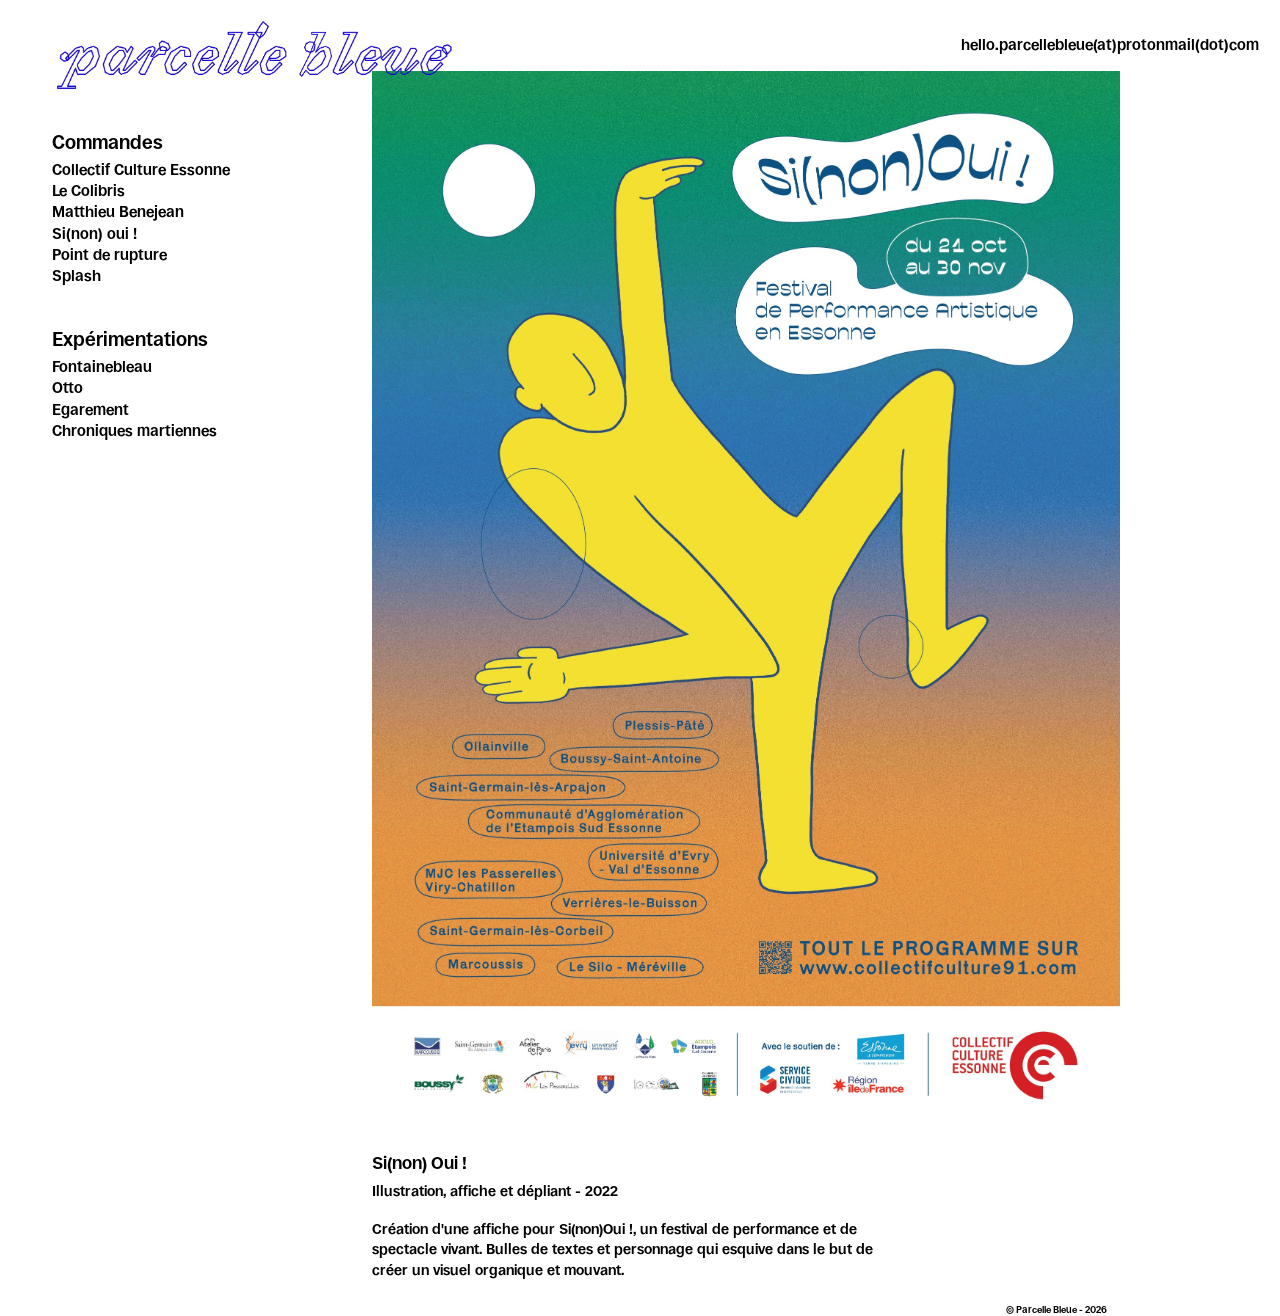
<file: sinonoui.html>
<!DOCTYPE html>
<html lang="fr">
  <head>
    <title>Parcelle Bleue | Portfolio </title>
    <meta charset="UTF-8">
    <meta name="description" content="Parcelle bleue studio de Design Graphique. Designer Graphique.Print. édition. identité visuelle. illustration. portfolio. portefolio.">
    <meta name="viewport" content="width=device-width, initial-scale=1">
    <meta name="keywords" content="parcelle bleue,design,graphic,graphisme,portfolio,portefolio">
    <meta property="og:title" content="Parcelle bleue | Portfolio">
    <meta property="og:type" content="website">

    <link rel="stylesheet" href="style.css"/>
     <link rel="stylesheet" href="swiper.min.css">
    <link rel="normalize" href="normalize.css"/>
    <style>
    .mySlides {display:none;}
    </style>
    <link href="https://fonts.googleapis.com/css?family=Arimo:400,700&display=swap" rel="stylesheet"> 
    <link href="https://fonts.googleapis.com/css?family=Arima+Madurai:700&display=swap" rel="stylesheet"> 

 </head>

    <body>
          
      <header> 

            <div id="logo">
             <a href="index.html" alt="Accueil"><img class="presentation" src="img/logo_final_simple.png" alt="logo"/><figcaption> Parcelle Bleue</figcaption></a>
          </div>

        
        <nav>
            <ul >
                <li> <a id="mail" target="_blank" href="mailto:hello.parcellebleue@protonmail.com">hello.parcellebleue(at)protonmail(dot)com</a> </li>
                <li> <a href="apropos.html" alt="à propos"> À propos </a> </li>
            </ul>
          </nav>
    
      </header>

<!-- 

██████╗ ██████╗  ██████╗      ██╗███████╗████████╗
██╔══██╗██╔══██╗██╔═══██╗     ██║██╔════╝╚══██╔══╝
██████╔╝██████╔╝██║   ██║     ██║█████╗     ██║   
██╔═══╝ ██╔══██╗██║   ██║██   ██║██╔══╝     ██║   
██║     ██║  ██║╚██████╔╝╚█████╔╝███████╗   ██║   
╚═╝     ╚═╝  ╚═╝ ╚═════╝  ╚════╝ ╚══════╝   ╚═╝   
  
 -->

 <div class="projet">

    <img class="projet__img" src="img/SNO.jpg" alt="SNO"/><figcaption> Parcelle Bleue</figcaption>

    <h3>Si(non) Oui !</h3><h4>Illustration, affiche et dépliant - 
2022
</h4>
  <p class="projet__texte"> 
Création d'une affiche pour Si(non)Oui !, un festival de performance 
et de spectacle vivant. Bulles de textes et personnage qui esquive 
dans le but de créer un visuel organique et mouvant.</p>

    </div>


 <!-- 
███████╗ ██████╗ ███╗   ███╗
██╔════╝██╔═══██╗████╗ ████║
███████╗██║   ██║██╔████╔██║
╚════██║██║   ██║██║╚██╔╝██║
███████║╚██████╔╝██║ ╚═╝ ██║
╚══════╝ ╚═════╝ ╚═╝     ╚═╝
 -->    
  


  <!-- PARTIE MENU SOMMAIRE -->

    
    <section class="principale">

          <div class="presentations">

                 <div class="sommaire"> 
                  
                  <div class="sommaire__graphisme"> 
                  	<ul>
                 	  		<h2>Commandes </h2>
                 	  		<li> <a href="collectifcultureessonne.html" alt="Collectif Culture Essonne"> Collectif Culture Essonne</a></li>
                 	  		<li> <a href="lecolibris.html" alt="Le Colibris"> Le Colibris </a></li>
                 	  		<li> <a href="matthieubenejean.html" alt="Matthieu Benejean"> Matthieu Benejean </a></li>
                 	  		<li> <a href="sinonoui.html" alt="Si(non) oui !">  Si(non) oui ! </a></li>
                 	  		<li> <a href="pointderupture.html" alt="Point de rupture"> Point de rupture </a></li>
                        <li> <a href="splash.html" alt="Splash"> Splash </a></li>
                        
                    </br></br>
                      <h2>Expérimentations</h2>
                       <li> <a href="fontainebleau.html" alt="Fontainebleau"> Fontainebleau </a></li>
                      <li> <a href="otto.html" alt="Otto"> Otto </a></li> 
                      <li> <a href="egarement.html" alt="Egarement"> Egarement </a></li>
                      <li> <a href="chroniquesmartiennes.html" alt="Chroniques martiennes"> Chroniques martiennes</a> </li>
                    	</ul>

                    </div> <!--fermeture graphisme -->
 
                </div> <!-- fermeture de sommaire -->

          </div> <!-- fermeture de presentation -->



    
 
    </section>


     <footer> 
       
        <p> © Parcelle Bleue - 2026 </p>
     
     </footer>

</body> 


</html>
</file>
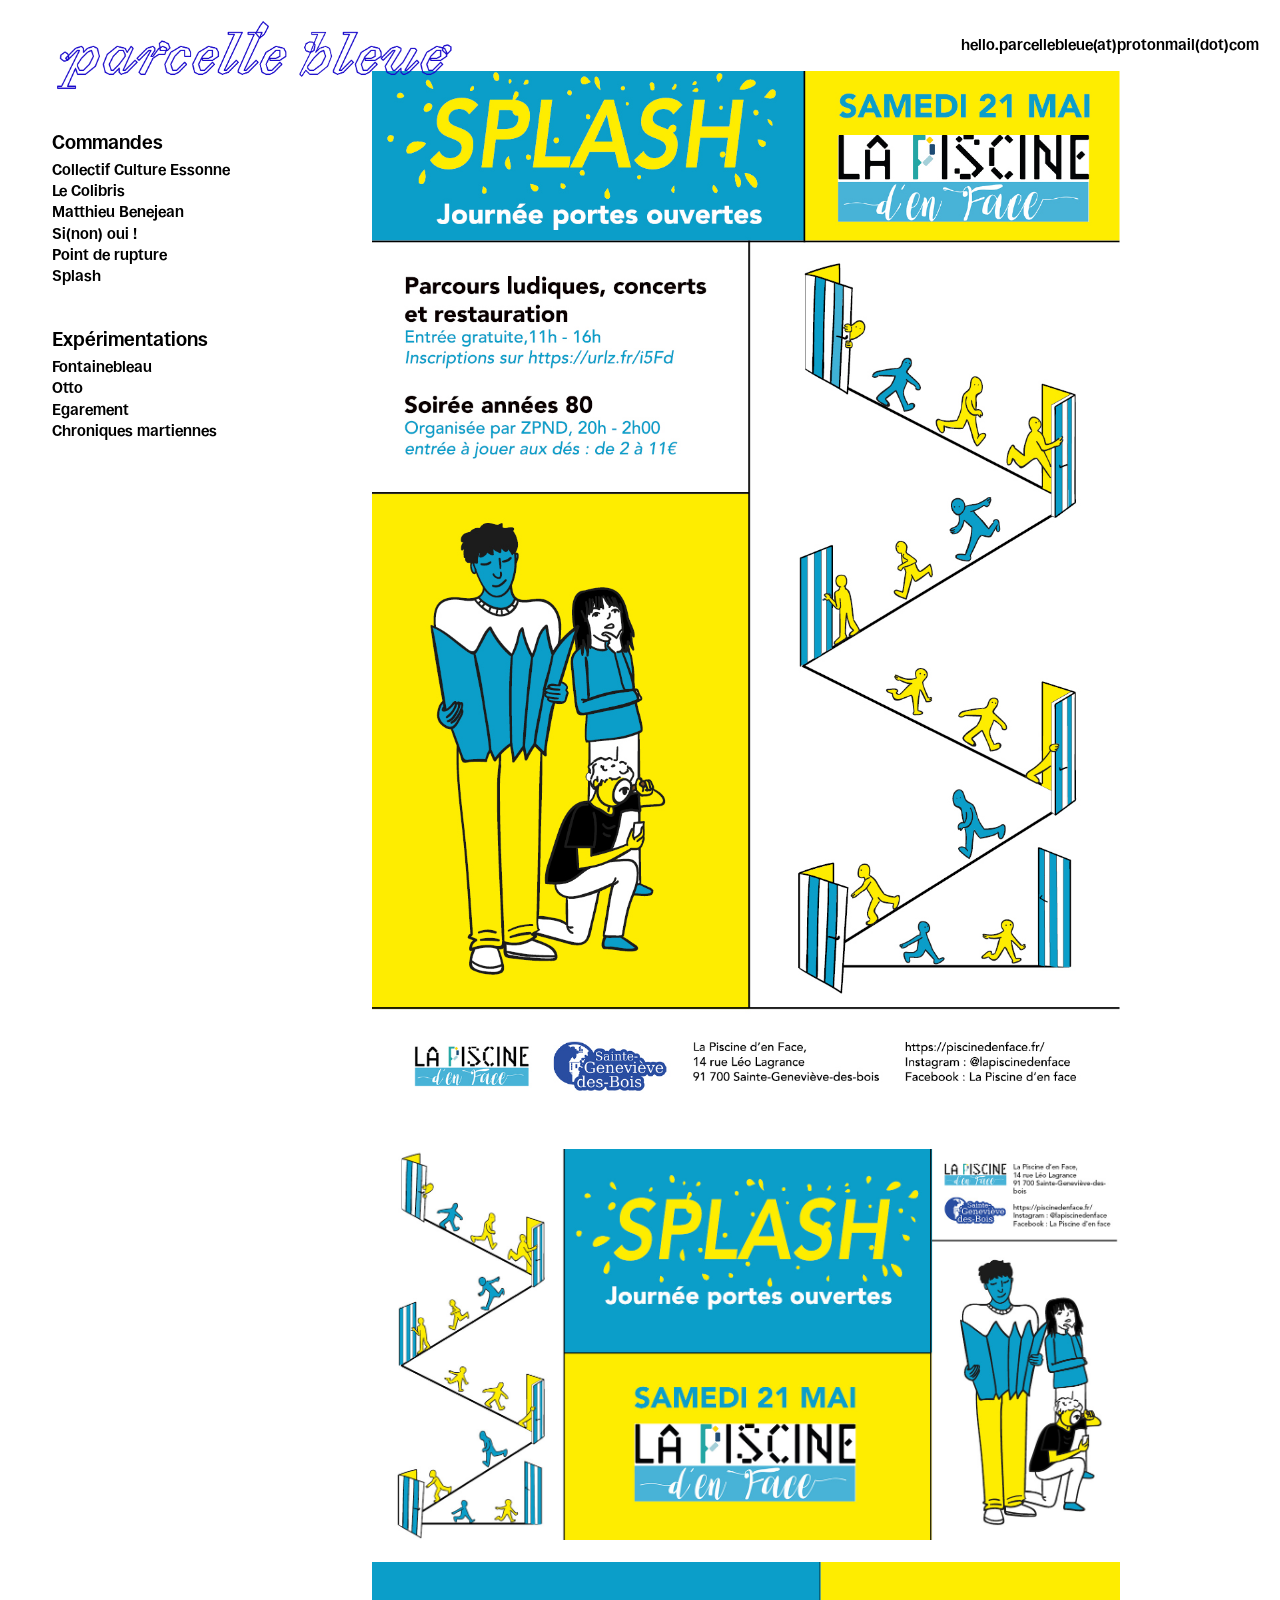
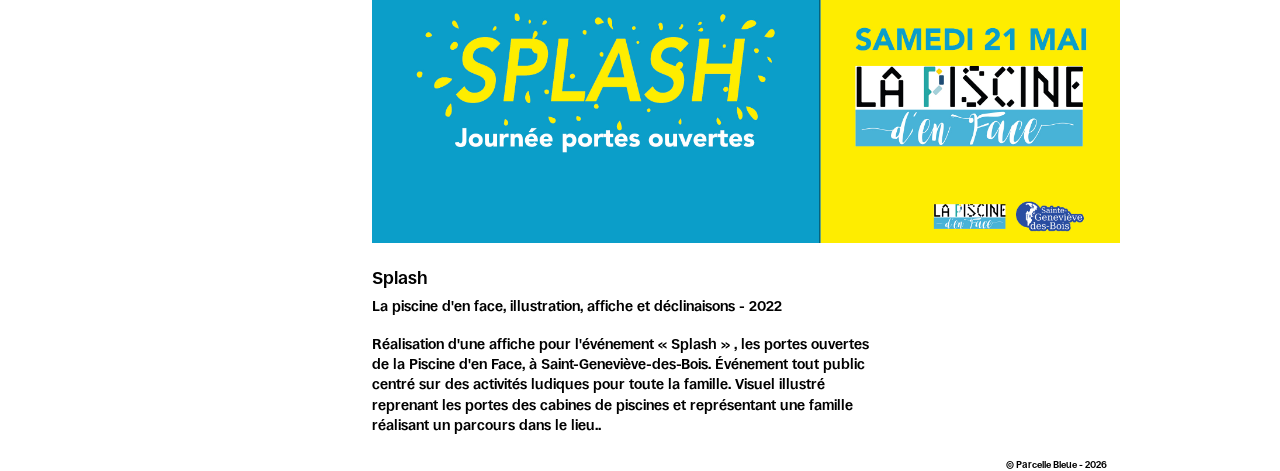
<file: splash.html>
<!DOCTYPE html>
<html lang="fr">
    <head>
    <title>Parcelle Bleue | Portfolio </title>
    <meta charset="UTF-8">
    <meta name="description" content="Parcelle bleue studio de Design Graphique. Designer Graphique.Print. édition. identité visuelle. illustration. portfolio. portefolio.">
    <meta name="viewport" content="width=device-width, initial-scale=1">
    <meta name="keywords" content="parcelle bleue,design,graphic,graphisme,portfolio,portefolio">
    <meta property="og:title" content="Parcelle bleue | Portfolio">
    <meta property="og:type" content="website">

    <link rel="stylesheet" href="style.css"/>
     <link rel="stylesheet" href="swiper.min.css">
    <link rel="normalize" href="normalize.css"/>
    <style>
    .mySlides {display:none;}
    </style>
    <link href="https://fonts.googleapis.com/css?family=Arimo:400,700&display=swap" rel="stylesheet"> 
    <link href="https://fonts.googleapis.com/css?family=Arima+Madurai:700&display=swap" rel="stylesheet"> 

 </head>

    <body>
          
      <header> 

           <div id="logo">
             <a href="index.html" alt="Accueil"><img class="presentation" src="img/logo_final_simple.png" alt="logo"/><figcaption> Parcelle Bleue</figcaption></a>
          </div>

        
        <nav>
            <ul >
                <li> <a id="mail" target="_blank" href="mailto:hello.parcellebleue@protonmail.com">hello.parcellebleue(at)protonmail(dot)com</a> </li>
                <li> <a href="apropos.html" alt="à propos"> À propos </a> </li>
            </ul>
          </nav>
    
      </header>

<!-- 

██████╗ ██████╗  ██████╗      ██╗███████╗████████╗
██╔══██╗██╔══██╗██╔═══██╗     ██║██╔════╝╚══██╔══╝
██████╔╝██████╔╝██║   ██║     ██║█████╗     ██║   
██╔═══╝ ██╔══██╗██║   ██║██   ██║██╔══╝     ██║   
██║     ██║  ██║╚██████╔╝╚█████╔╝███████╗   ██║   
╚═╝     ╚═╝  ╚═╝ ╚═════╝  ╚════╝ ╚══════╝   ╚═╝   
  
 -->

<div class="projet">

    <img class="projet__img" src="img/splash1.jpg" alt="Splash"/><figcaption> Parcelle Bleue</figcaption>
    <img class="projet__img" src="img/splash2.jpg" alt="Splash"/><figcaption> Parcelle Bleue</figcaption>
     <img class="projet__img" src="img/splash3.jpg" alt="Splash"/><figcaption> Parcelle Bleue</figcaption>
     
   <h3>Splash</h3><h4>La piscine d'en face,
illustration, affiche et déclinaisons - 2022
</h4>
  <p class="projet__texte"> 
Réalisation d'une affiche pour l'événement « Splash » , 
les portes ouvertes de la Piscine d'en Face, à Saint-Geneviève-des-Bois. 
Événement tout public centré sur des activités ludiques pour toute 
la famille. Visuel illustré reprenant les portes des cabines 
de piscines et représentant une famille réalisant un parcours dans le lieu..</p>  

</div>


<!-- 
███████╗ ██████╗ ███╗   ███╗
██╔════╝██╔═══██╗████╗ ████║
███████╗██║   ██║██╔████╔██║
╚════██║██║   ██║██║╚██╔╝██║
███████║╚██████╔╝██║ ╚═╝ ██║
╚══════╝ ╚═════╝ ╚═╝     ╚═╝
 -->    
  


  <!-- PARTIE MENU SOMMAIRE -->

    
    <section class="principale">

          <div class="presentations">

                 <div class="sommaire"> 
                  
                  <div class="sommaire__graphisme"> 
                    	<ul>
                 	  		<h2>Commandes </h2>
                 	  		<li> <a href="collectifcultureessonne.html" alt="Collectif Culture Essonne"> Collectif Culture Essonne</a></li>
                 	  		<li> <a href="lecolibris.html" alt="Le Colibris"> Le Colibris </a></li>
                 	  		<li> <a href="matthieubenejean.html" alt="Matthieu Benejean"> Matthieu Benejean </a></li>
                 	  		<li> <a href="sinonoui.html" alt="Si(non) oui !">  Si(non) oui ! </a></li>
                 	  		<li> <a href="pointderupture.html" alt="Point de rupture"> Point de rupture </a></li>
                        <li> <a href="splash.html" alt="Splash"> Splash </a></li>
                        
                    </br></br>
                      <h2>Expérimentations</h2>
                       <li> <a href="fontainebleau.html" alt="Fontainebleau"> Fontainebleau </a></li>
                      <li> <a href="otto.html" alt="Otto"> Otto </a></li> 
                      <li> <a href="egarement.html" alt="Egarement"> Egarement </a></li>
                      <li> <a href="chroniquesmartiennes.html" alt="Chroniques martiennes"> Chroniques martiennes</a> </li>
                    	</ul>

                    </div> <!--fermeture graphisme -->
 
                </div> <!-- fermeture de sommaire -->

          </div> <!-- fermeture de presentation -->
  
 
  
    </section>


     <footer> 
       
           <p> © Parcelle Bleue - 2026 </p>
     
     </footer>

</body> 


</html>
</file>
<file: style.css>
/*

████████╗██╗   ██╗██████╗  ██████╗ 
╚══██╔══╝╚██╗ ██╔╝██╔══██╗██╔═══██╗
   ██║    ╚████╔╝ ██████╔╝██║   ██║
   ██║     ╚██╔╝  ██╔═══╝ ██║   ██║
   ██║      ██║   ██║     ╚██████╔╝
   ╚═╝      ╚═╝   ╚═╝      ╚═════╝ 
                                   
*/
  

@font-face {
    font-family : Ronzino;
    src: url(font/ronzino-regular.otf);
}

@font-face {
    font-family : Ronzino;
    src: url(font/ronzino-oblique.otf);
}

@font-face {
    font-family : Ronzino;
    src: url(font/ronzino-bold.otf);
}



a {
	text-decoration: none;
	color: black;
}

figcaption {
	opacity: 0%;
}



p {
	font-family: 'Ronzino', sans-serif;;
	/* font-size : 5%; */
	/* line-height: 1.2em ; */

}


nav li {
	font-family: 'Ronzino', sans-serif;;
	font-size : 0.95em;
	/*font-weight: bold;*/
	line-height: 1.2em ;
	list-style-type: none ;
	text-decoration: none ;

}


nav li:hover {

	text-decoration: underline ;
	cursor: pointer;
}


.sommaire li {
	font-family: 'Ronzino', sans-serif;;
	font-size : 0.95em;
	line-height: 1.4em;
	list-style-type: none ;
	cursor: pointer;
	text-decoration: none ;

}


.sommaire li a:hover {
	color: #1808CB;
	
}

h2 {

	font-family: 'Ronzino', cursive;
	font-size : 1.2em;
	line-height: 0.1em;
	text-decoration: none ;
}

h3 {

	font-family: 'Ronzino', cursive;
	font-size : 1.1em;
	line-height: 0.1em;
	font-weight: bold;
	width: 55%;
	margin-left:7.5%;
	margin-top: 1.5vh;
	padding-top: 0vh 
}

h4 {

	font-family: 'Ronzino', cursive;
	font-size : 0.9em;
	line-height: 1.2em;
	font-weight: italic;
	width: 55%;
	margin-left:7.5%;
	margin-top: 1.5vh;
	padding-top: 0vh;
}


/*

██████╗ ██████╗ ██████╗ ██████╗ ███████╗
██╔════╝██╔═══██╗██╔══██╗██╔══██╗██╔════╝
██║     ██║   ██║██████╔╝██████╔╝███████╗
██║     ██║   ██║██╔══██╗██╔═══╝ ╚════██║
╚██████╗╚██████╔╝██║  ██║██║     ███████║
 ╚═════╝ ╚═════╝ ╚═╝  ╚═╝╚═╝     ╚══════╝

*/


html {
	width:100%;
	height:100%;
}


body {
	width: 98%;
	/*background-color: yellow;*/
	margin-top: 0vh;
	
}


header 
{
	width: 92%;
	height:6.1%;
	margin-left:auto;
	padding-top: 2vh;
	/*background-color: pink;
	border: 1px solid black;*/
	margin:auto;
	display:flex;
	position:fixed;
    top: 0%; 
    left: 0%;
    right: 0%;



}



.presentation {
	/* width: 200px; */
	height: 9.5vh;
	margin-left: 0vw;
	margin-top: -2vh;
	padding-top: 2vh;
	/* background-color: red;
	border: 1px solid black; */
}




nav {

	width: 40%;
	height: 3vh;
	margin-left: 38%;
	margin-top:2vh;
	/* background-color: yellow;
	border: 1px solid blue; */
	

}



nav ul {
	width: 100%;
	/*border: 2px solid red;*/
	margin-top : 0vh ;
	display: inline-flex ;
	margin-top : 0vh;
	margin-left:0%;
	

}

nav ul li {

	margin-top: 0vh;
	/*border: 1px solid red;*/
	padding-right:8%;
	white-space : nowrap;

}

/*PARTIE MENU DEROULANT*/


.principale 
{
	width: 92%;
	margin:auto;
	display: flex;
	vertical-align: baseline;
	/*display: inline-block;*/

}


.presentations {

	width: 22%;
	height: 80%;
	/*background-color: blue;
	border: 1px solid black;*/
	display: block;
	position: absolute;
	/*vertical-align: baseline;*/
	position:fixed;
    top: 8vh; 
    left: 4.1%;
    right: 0%;

}


.sommaire {

	width: 100%;
	height: 57%;
	margin-top: 6vh;
	/*background-color: blue;
	border: 1px solid black;*/
	display: inline-block;
	vertical-align: baseline;
	padding-left: 0px;


}


.sommaire__graphisme {
  
  	/*border: 1px solid green;*/
  	padding-left: 0px;

}

.sommaire__graphisme ul {
  
  /*	border: 1px solid green;*/
  	padding-left: 0px; 

}




.projet {
      width: 73vw;
      margin-left: 23vw;
     /* background-color: red;*/ /*entre les slides, fond*/
      margin-top: 7.9vh;
    }


.projet iframe {

	 margin-left: 5.3vw;
     margin-top: -7.2vh;
     width: 80%;

   }


    #conversation  {

	font-size: 0.75em;
	/*border: 1px solid black;*/
	width: 55%;
	margin-left:7.5%;
	margin-top: -5vh;
	padding-top: 0vh ; 

} 


  .projet__img {

   	width: 80%;
   	margin-left:7.5%;
   	margin-top:0%;


    }



.projet__texte  {

	font-size: 0.9em;
	line-height: 1.4em;
	/*border: 1px solid black;*/
	width: 55%;
	margin-left:7.5%;
	margin-top: 1.5vh;
	padding-top: 0vh ;


}  





[id=apropos] {

	background-color:#C6B08F;
}

.apropos__div {

	width:66vw;
	margin-top:21vh;
	margin-left: 10vw;
	height:65vh;
	 /* border:1px solid yellow;
	background-color:yellow; */
}

 .apropos__div p {

	font-family: 'Ronzino', sans-serif;;
	font-size :1.3em;
	line-height: 1.3em;
	list-style-type: none ;
	text-decoration: none ;
	font-weight: regular;
	color:black;
	
}


.apropos__texte a {

	text-decoration: none ;
	color:black;

	}	

.apropos__texte a:hover {

	text-decoration: underline ;
	cursor:pointer;

	}

#mail2 {
	color: #1808CB;
}


strong {
	font-family: 'Ronzino', sans-serif;;
	font-size : 1em;
	line-height: 1.2em ;
	font-weight : normal;
}




/*

███████╗ ██████╗  ██████╗ ████████╗███████╗██████╗ 
██╔════╝██╔═══██╗██╔═══██╗╚══██╔══╝██╔════╝██╔══██╗
█████╗  ██║   ██║██║   ██║   ██║   █████╗  ██████╔╝
██╔══╝  ██║   ██║██║   ██║   ██║   ██╔══╝  ██╔══██╗
██║     ╚██████╔╝╚██████╔╝   ██║   ███████╗██║  ██║
╚═╝      ╚═════╝  ╚═════╝    ╚═╝   ╚══════╝╚═╝  ╚═╝

*/


footer {
	width: 95%;
	height: 2.5%;
	
	display:flex;


	}


footer p {
	margin-left:78vw;
	font-size: 0.6em;
	margin-bottom:0px;

}	




/*
██████╗ ███████╗███████╗██████╗  ██████╗ ███╗   ██╗
██╔══██╗██╔════╝██╔════╝██╔══██╗██╔═══██╗████╗  ██║
██████╔╝█████╗  ███████╗██████╔╝██║   ██║██╔██╗ ██║
██╔══██╗██╔══╝  ╚════██║██╔═══╝ ██║   ██║██║╚██╗██║
██║  ██║███████╗███████║██║     ╚██████╔╝██║ ╚████║
╚═╝  ╚═╝╚══════╝╚══════╝╚═╝      ╚═════╝ ╚═╝  ╚═══╝

*/

@media (max-width: 600px) {
  
  body{

		/*background-color: green;*/
		margin:auto;
		width: 100%;
	}


 header{

		position:static;
		width: 100%;
		height: 10vh;
	}


 
  header [id=logo] {
	width: 22vw;
	height: 9vh;
	/*background-color: blue;
	border: 1px solid black;*/
	
	
		}

.principale {


	width:100%;
	margin:auto;
	/*background-color: orange;*/
	position:static;
	display:inline-block;
	

}
  

.presentations {
	position:static;
	width:100%;
	/*background-color: red;*/

}		


.sommaire__graphisme ul  {
	text-align: center;
}


.sommaire__illu ul {
	text-align: center;
}


 header [id=logo] {
	width: 22vw;
	margin: auto;
	margin-top: -3vh;
	padding-top: 2vh;
	/*background-color: blue;
	border: 1px solid black;*/
	
	
		}

	nav {

	width: 40%;
	margin-left: 43vw;
	margin-top:-1vh;
	/*background-color: yellow;
	border: 1px solid blue;*/
	

}



nav ul {
	width: 100%;
	/*border: 2px solid red;*/
	margin-top : 0vh ;
	display: inline-flex ;
	margin-top : 0vh;
	margin-left:0%;
	

}

nav ul li {

	margin-top: 0vh;
	/*border: 1px solid red;*/
	padding-right:8%;
	white-space : nowrap;

}	


nav ul li [id=mail] {
	display:none;
}
	

.projet {
      width: 100%;
      /*background-color: red;*/ /*entre les slides, fond*/
      margin: auto;
    }



.projet__img {

   	width: 100%;
   	margin: auto;
   	padding-bottom: -3%;


    }



.projet__texte  {

	font-size: 0.90em;
	line-height: 1.35em;
	/*border: 1px solid black;*/
	width: 85%;
	margin-left:7.5%;
	margin-top: 1.5vh;
	padding-top: 0vh ; 

}  



.projet iframe {

	margin:auto;
     margin-top: -28vh;
     width: 100%;

   }


    #conversation  {

	font-size: 0.75em;
	/*border: 1px solid black;*/
	width: 85%;
	margin: auto;
	margin-top: -25vh;
	padding-top: 0vh ; 

} 

footer {
	width: 95%;
	height: 2.5%;
	/* background-color: blue;
	border: 1px solid green; */
	margin:auto; 
	display:flex;
    /* position:absolute; */
	margin-top: 40vh;

	} 


.apropos {
	margin:auto;
	/*margin-top:10vh;*/
	/*border:1px solid red;
	background-color:blue;*/
}


.apropos__div {

	width:95%;
	margin:auto;
	/*border:1px solid yellow;
	background-color:yellow;*/
}

p .apropos__texte {

	font-family: 'Arimo', sans-serif;;
	font-size :1.2em;
	line-height: 1.2em;
	list-style-type: none ;
	text-decoration: none ;
	color:black;
	
}





} /*fermeture media 1*/


320 -> 767
@media (min-width: 600px) and (max-width: 900px) {
     
     body{

		/*background-color: red;*/
	}



[id=logo] {
	font-family: 'Arima Madurai', cursive;
	font-size : 0.57em;
	line-height: 0em;
	cursor: pointer;
	display:flex;


}

p {
	font-family: 'Arimo', sans-serif;;
	font-size : 0.9em;
	line-height: 1em ;
	font-weight : normal;
}


nav li {
	font-family: 'Arimo', sans-serif;;
	font-size : 0.75em;
	/*font-weight: bold;*/
	line-height: 1.2em ;
	list-style-type: none ;
	text-decoration: none ;

}


.sommaire li {
	font-family: 'Arimo', sans-serif;;
	font-size : 0.75em;
	line-height: 1.2em;
	list-style-type: none ;
	cursor: pointer;
	text-decoration: none ;

}


h2 {

	font-family: 'Arima Madurai', cursive;
	font-size : 0.9em;
	line-height: 0.1em;
	text-decoration: none ;
}

footer p {

	font-size: 0.55em;
	margin-left:75vw;

}	


nav {

	width: 40%;
	height: 3vh;
	margin-left: 46%;
	/*background-color: yellow;
	border: 1px solid blue;*/
	

}



nav ul {
	width: 100%;
	/*border: 2px solid red;*/
	margin-top : 0vh ;
	display: inline-flex ;
	margin-top : 0vh;
	margin-left:0%;
	

}

nav ul li {

	margin-top: 0vh;
	/*border: 1px solid red;*/
	padding-right:8%;
	white-space : nowrap;

}


.sommaire {

	width: 100%;
	height: 57%;
	margin-top: 2.1vh;
	/*background-color: blue;
	border: 1px solid black;*/
	display: inline-block;
	vertical-align: baseline;
	padding-left: 0px;


}


.projet iframe {

	 margin-left: 5.3vw;
     margin-top: -19vh;
     width: 80%;

   }


    #conversation  {

	font-size: 0.75em;
	/*border: 1px solid black;*/
	width: 55%;
	margin-left:7.5%;
	margin-top: -19vh;
	padding-top: 0vh ; 

}






} /*fermeture media 3*/

@media (min-width: 900px) and (max-width: 1200px) {

body{

		/*background-color: yellow;*/
	}


nav {

	width: 40%;
	height: 3vh;
	margin-left: 53%;
	/*background-color: yellow;
	border: 1px solid blue;*/
	

}



.projet iframe {

	 margin-left: 5.3vw;
     margin-top: -13vh;
     width: 80%;

   }


    #conversation  {

	font-size: 0.75em;
	/*border: 1px solid black;*/
	width: 55%;
	margin-left:7.5%;
	margin-top: -10vh;
	padding-top: 0vh ; 

}




} /*fermeture media 4*/
</file>
